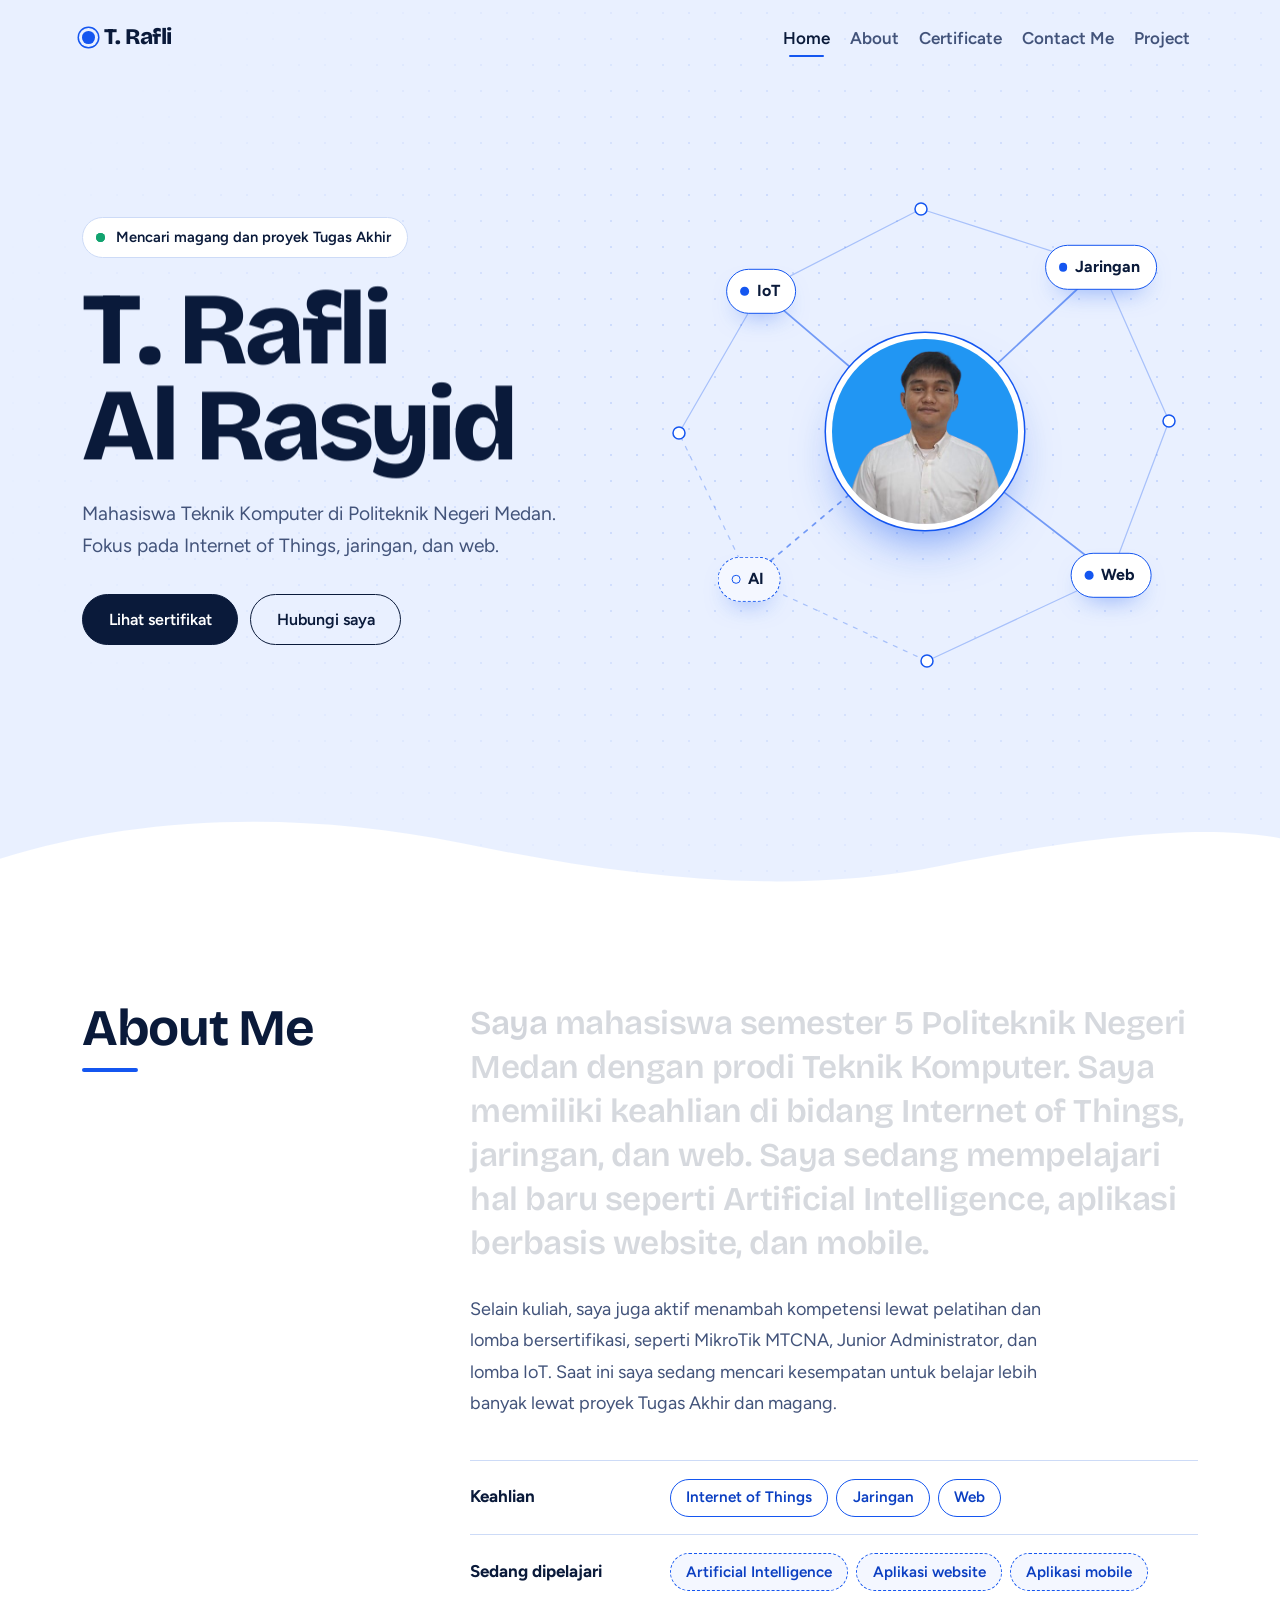
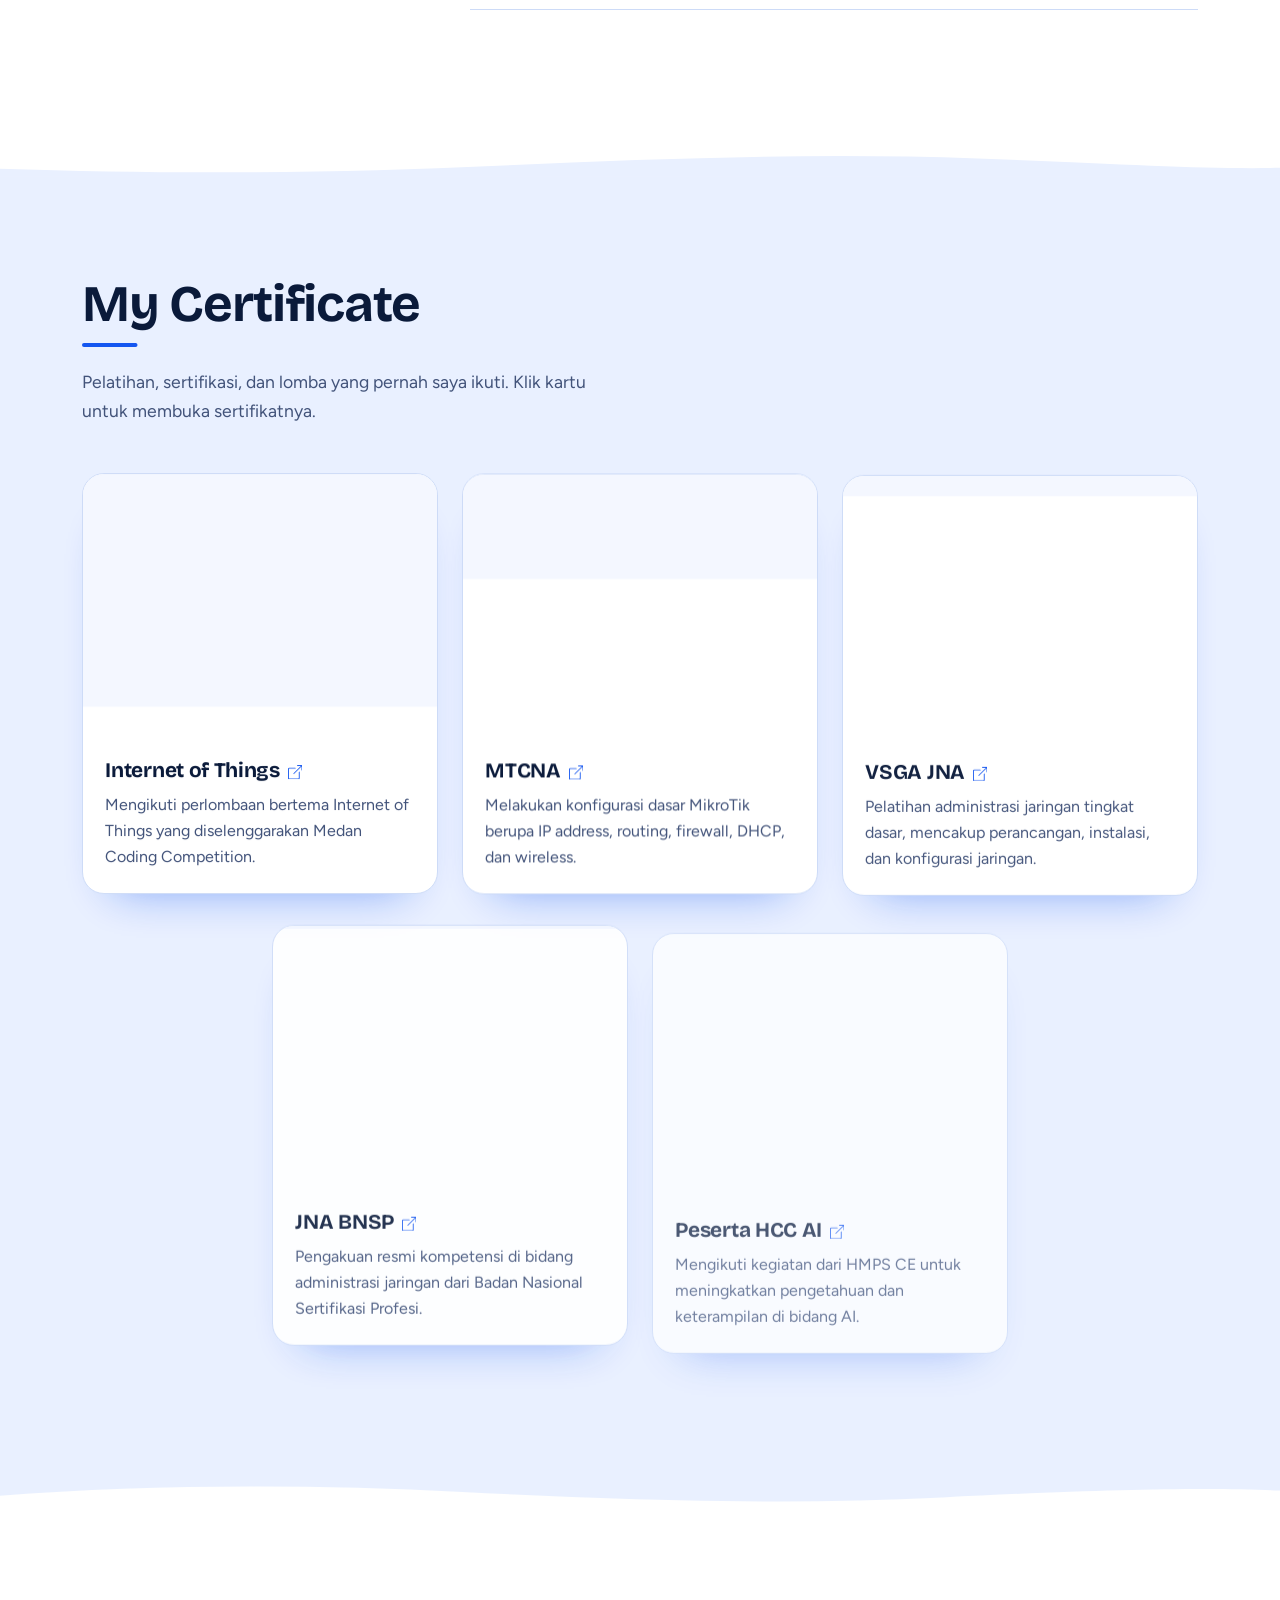
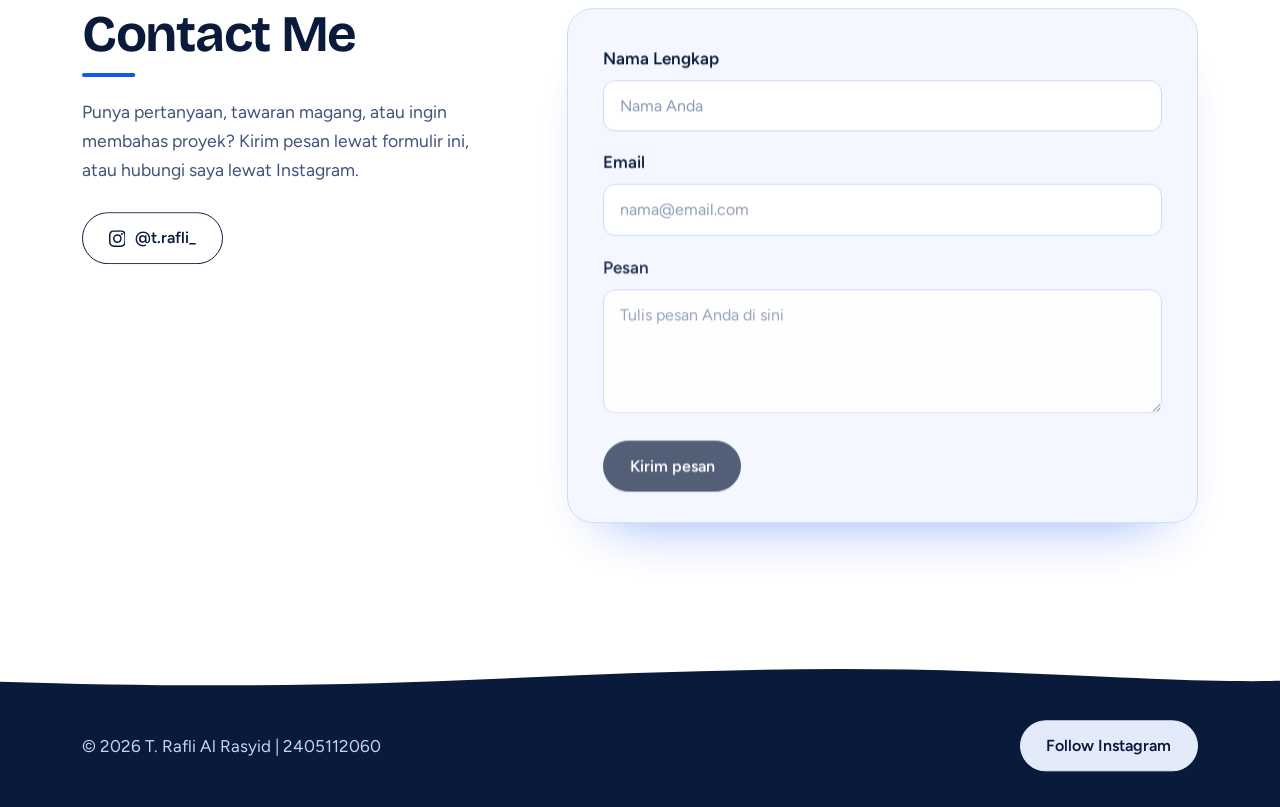
<file: index.html>
<!doctype html>
<html lang="id">
<head>
    <meta charset="utf-8">
    <meta name="viewport" content="width=device-width, initial-scale=1">
    <title>Portofolio | T. Rafli Al Rasyid</title>
    <meta name="description" content="Portofolio T. Rafli Al Rasyid, mahasiswa Teknik Komputer Politeknik Negeri Medan. Internet of Things, jaringan, dan web.">
    <meta name="theme-color" content="#e9f0ff">
    <link rel="icon" href="data:image/svg+xml,%3Csvg xmlns='http://www.w3.org/2000/svg' viewBox='0 0 32 32'%3E%3Crect width='32' height='32' rx='9' fill='%230a1a3a'/%3E%3Ccircle cx='16' cy='16' r='6' fill='%231456f0'/%3E%3Ccircle cx='16' cy='16' r='2.5' fill='%23ffb81c'/%3E%3C/svg%3E">

    <link rel="preload" href="css/fonts/bricolage-grotesque-latin-wght-normal.woff2" as="font" type="font/woff2" crossorigin>
    <link rel="preload" href="css/fonts/figtree-latin-wght-normal.woff2" as="font" type="font/woff2" crossorigin>

    <!-- Sembunyikan elemen hero sampai GSAP siap. Jika skrip gagal, tampil lagi setelah 4 detik. -->
    <script>
        document.documentElement.classList.add('has-js');
        setTimeout(function () { document.documentElement.classList.remove('has-js'); }, 4000);
    </script>

    <link href="css/bootstrap.min.css" rel="stylesheet">
    <!-- css -->
    <link rel="stylesheet" href="css/style.css">
</head>
<body id="home">
    <a class="skip-link" href="#about">Lewati ke konten</a>
    <div class="scroll-progress" aria-hidden="true"><span></span></div>

    <!-- navbar -->
    <nav class="navbar navbar-expand-lg fixed-top site-nav" id="siteNav" aria-label="Navigasi utama">
        <div class="container">
            <a class="navbar-brand" href="#home"><span class="brand-dot" aria-hidden="true"></span>T. Rafli</a>
            <button class="navbar-toggler" type="button" data-bs-toggle="collapse" data-bs-target="#navMenu" aria-controls="navMenu" aria-expanded="false" aria-label="Buka menu">
                <span class="navbar-toggler-icon"></span>
            </button>
            <div class="collapse navbar-collapse" id="navMenu">
                <ul class="navbar-nav ms-auto align-items-lg-center gap-lg-1">
                    <li class="nav-item"><a class="nav-link" href="#home" data-spy="home">Home</a></li>
                    <li class="nav-item"><a class="nav-link" href="#about" data-spy="about">About</a></li>
                    <li class="nav-item"><a class="nav-link" href="#certificate" data-spy="certificate">Certificate</a></li>
                    <li class="nav-item"><a class="nav-link" href="#contact" data-spy="contact">Contact Me</a></li>
                    <!-- Tautan "Project" dimatikan karena href-nya rusak ("P") dan belum ada bagian Project.-->
                    <li class="nav-item"><a class="nav-link" href="Project/">Project</a></li>
                </ul>
            </div>
        </div>
    </nav>
    <!-- akhir navbar -->

    <main>
        <!-- hero -->
        <header class="hero">
            <div class="hero-main">
                <div class="container">
                    <div class="row align-items-center gy-5">
                        <div class="col-lg-6 order-2 order-lg-1">
                            <p class="hero-status" data-hero><span class="pulse" aria-hidden="true"></span>Mencari magang dan proyek Tugas Akhir</p>
                            <h1 class="hero-name" aria-label="T. Rafli Al Rasyid">
                                <span class="line" aria-hidden="true"><span class="line-inner" data-split>T. Rafli</span></span>
                                <span class="line" aria-hidden="true"><span class="line-inner" data-split>Al Rasyid</span></span>
                            </h1>
                            <p class="hero-lead" data-hero>Mahasiswa Teknik Komputer di Politeknik Negeri Medan. Fokus pada Internet of Things, jaringan, dan web.</p>
                            <div class="hero-actions" data-hero>
                                <a class="btn btn-solid" href="#certificate">Lihat sertifikat</a>
                                <a class="btn btn-line" href="#contact">Hubungi saya</a>
                            </div>
                        </div>

                        <div class="col-lg-6 order-1 order-lg-2">
                            <div class="net" id="net">
                                <svg class="net-svg" viewBox="0 0 520 520" aria-hidden="true" focusable="false">
                                    <g class="net-ring">
                                        <line x1="96"  y1="120" x2="256" y2="38"  data-a="iot" data-b="s1"/>
                                        <line x1="256" y1="38"  x2="436" y2="96"  data-a="s1"  data-b="jar"/>
                                        <line x1="436" y1="96"  x2="504" y2="250" data-a="jar" data-b="s2"/>
                                        <line x1="504" y1="250" x2="446" y2="404" data-a="s2"  data-b="web"/>
                                        <line x1="446" y1="404" x2="262" y2="490" data-a="web" data-b="s3"/>
                                        <line x1="262" y1="490" x2="84"  y2="408" data-a="s3"  data-b="ai"  class="is-learning"/>
                                        <line x1="84"  y1="408" x2="14"  y2="262" data-a="ai"  data-b="s4"  class="is-learning"/>
                                        <line x1="14"  y1="262" x2="96"  y2="120" data-a="s4"  data-b="iot"/>
                                    </g>
                                    <g class="net-spokes">
                                        <line x1="260" y1="260" x2="96"  y2="120" data-a="core" data-b="iot"/>
                                        <line x1="260" y1="260" x2="436" y2="96"  data-a="core" data-b="jar"/>
                                        <line x1="260" y1="260" x2="446" y2="404" data-a="core" data-b="web"/>
                                        <line x1="260" y1="260" x2="84"  y2="408" data-a="core" data-b="ai" class="is-learning"/>
                                    </g>
                                    <g class="net-sats">
                                        <circle cx="256" cy="38"  r="6"/>
                                        <circle cx="504" cy="250" r="6"/>
                                        <circle cx="262" cy="490" r="6"/>
                                        <circle cx="14"  cy="262" r="6"/>
                                    </g>
                                    <g class="net-packets"></g>
                                </svg>

                                <div class="net-core">
                                    <img class="net-avatar" src="img/foto_profil 2.png" alt="Foto T. Rafli Al Rasyid" width="433" height="433" fetchpriority="high">
                                </div>

                                <ul class="net-nodes" aria-label="Bidang">
                                    <li class="node" style="--x:18.5%;--y:23.1%"><span class="chip" data-node="iot">IoT</span></li>
                                    <li class="node" style="--x:83.8%;--y:18.5%"><span class="chip" data-node="jar">Jaringan</span></li>
                                    <li class="node" style="--x:85.8%;--y:77.7%"><span class="chip" data-node="web">Web</span></li>
                                    <li class="node" style="--x:16.2%;--y:78.5%"><span class="chip chip-learning" data-node="ai" title="Sedang dipelajari">AI</span></li>
                                </ul>
                            </div>
                        </div>
                    </div>
                </div>
            </div>
            <svg class="wave wave-white" viewBox="0 0 1440 120" preserveAspectRatio="none" aria-hidden="true" focusable="false"><path d="M0,70 C160,18 340,14 520,52 C700,90 880,116 1060,78 C1240,40 1360,30 1440,46 L1440,120 L0,120 Z"/></svg>
        </header>
        <!-- akhir hero -->

        <!-- about -->
        <section class="section about" id="about">
            <div class="container">
                <div class="row g-4 g-lg-5">
                    <div class="col-lg-4">
                        <h2 class="sec-title"><span class="mask"><span>About Me</span></span></h2>
                    </div>
                    <div class="col-lg-8">
                        <p class="about-lead reveal-words">Saya mahasiswa semester 5 Politeknik Negeri Medan dengan prodi Teknik Komputer. Saya memiliki keahlian di bidang Internet of Things, jaringan, dan web. Saya sedang mempelajari hal baru seperti Artificial Intelligence, aplikasi berbasis website, dan mobile.</p>
                        <p class="about-copy">Selain kuliah, saya juga aktif menambah kompetensi lewat pelatihan dan lomba bersertifikasi, seperti MikroTik MTCNA, Junior Administrator, dan lomba IoT. Saat ini saya sedang mencari kesempatan untuk belajar lebih banyak lewat proyek Tugas Akhir dan magang.</p>

                        <dl class="skills">
                            <div class="skills-row">
                                <dt>Keahlian</dt>
                                <dd>
                                    <ul class="chips">
                                        <li>Internet of Things</li>
                                        <li>Jaringan</li>
                                        <li>Web</li>
                                    </ul>
                                </dd>
                            </div>
                            <div class="skills-row">
                                <dt>Sedang dipelajari</dt>
                                <dd>
                                    <ul class="chips chips-learning">
                                        <li>Artificial Intelligence</li>
                                        <li>Aplikasi website</li>
                                        <li>Aplikasi mobile</li>
                                    </ul>
                                </dd>
                            </div>
                        </dl>
                    </div>
                </div>
            </div>
            <svg class="wave wave-ice" viewBox="0 0 1440 120" preserveAspectRatio="none" aria-hidden="true" focusable="false"><path d="M0,84 C200,112 380,104 560,70 C740,36 920,8 1100,36 C1260,62 1360,88 1440,80 L1440,120 L0,120 Z"/></svg>
        </section>
        <!-- akhir about -->

        <!-- certificate -->
        <section class="section certs" id="certificate">
            <div class="container">
                <div class="sec-head">
                    <h2 class="sec-title"><span class="mask"><span>My Certificate</span></span></h2>
                    <p class="sec-sub">Pelatihan, sertifikasi, dan lomba yang pernah saya ikuti. Klik kartu untuk membuka sertifikatnya.</p>
                </div>

                <ul class="cert-list">
                    <li class="cert">
                        <article class="cert-card">
                            <figure class="cert-fig">
                                <img src="img/iot.jpg" alt="Sertifikat lomba Internet of Things" width="1655" height="1241" loading="lazy" decoding="async">
                            </figure>
                            <div class="cert-body">
                                <h3 class="cert-title"><a class="stretched-link" href="https://drive.google.com/file/d/1_PDQ0m4yi_eD5GQvOrbC-A0KUMrzX5Ta/view?usp=sharing" target="_blank" rel="noopener noreferrer">Internet of Things<span class="visually-hidden"> (buka di tab baru)</span><svg class="ext" viewBox="0 0 16 16" aria-hidden="true" focusable="false"><path fill-rule="evenodd" d="M8.636 3.5a.5.5 0 0 0-.5-.5H1.5A1.5 1.5 0 0 0 0 4.5v10A1.5 1.5 0 0 0 1.5 16h10a1.5 1.5 0 0 0 1.5-1.5V7.864a.5.5 0 0 0-1 0V14.5a.5.5 0 0 1-.5.5h-10a.5.5 0 0 1-.5-.5v-10a.5.5 0 0 1 .5-.5h6.636a.5.5 0 0 0 .5-.5"/><path fill-rule="evenodd" d="M16 .5a.5.5 0 0 0-.5-.5h-5a.5.5 0 0 0 0 1h3.793L6.146 9.146a.5.5 0 1 0 .708.708L15 1.707V5.5a.5.5 0 0 0 1 0z"/></svg></a></h3>
                                <p>Mengikuti perlombaan bertema Internet of Things yang diselenggarakan Medan Coding Competition.</p>
                            </div>
                        </article>
                    </li>

                    <li class="cert">
                        <article class="cert-card">
                            <figure class="cert-fig">
                                <img src="img/sertifikat mtcna.jpg" alt="Sertifikat MikroTik MTCNA" width="1241" height="931" loading="lazy" decoding="async">
                            </figure>
                            <div class="cert-body">
                                <h3 class="cert-title"><a class="stretched-link" href="https://drive.google.com/file/d/1WTJJTWbtGncXbXlw_w92yButRt9lqG4G/view?usp=sharing" target="_blank" rel="noopener noreferrer">MTCNA<span class="visually-hidden"> (buka di tab baru)</span><svg class="ext" viewBox="0 0 16 16" aria-hidden="true" focusable="false"><path fill-rule="evenodd" d="M8.636 3.5a.5.5 0 0 0-.5-.5H1.5A1.5 1.5 0 0 0 0 4.5v10A1.5 1.5 0 0 0 1.5 16h10a1.5 1.5 0 0 0 1.5-1.5V7.864a.5.5 0 0 0-1 0V14.5a.5.5 0 0 1-.5.5h-10a.5.5 0 0 1-.5-.5v-10a.5.5 0 0 1 .5-.5h6.636a.5.5 0 0 0 .5-.5"/><path fill-rule="evenodd" d="M16 .5a.5.5 0 0 0-.5-.5h-5a.5.5 0 0 0 0 1h3.793L6.146 9.146a.5.5 0 1 0 .708.708L15 1.707V5.5a.5.5 0 0 0 1 0z"/></svg></a></h3>
                                <p>Melakukan konfigurasi dasar MikroTik berupa IP address, routing, firewall, DHCP, dan wireless.</p>
                            </div>
                        </article>
                    </li>

                    <li class="cert">
                        <article class="cert-card">
                            <figure class="cert-fig">
                                <img src="img/vsga.jpg" alt="Sertifikat pelatihan VSGA Junior Network Administrator" width="1655" height="1241" loading="lazy" decoding="async">
                            </figure>
                            <div class="cert-body">
                                <h3 class="cert-title"><a class="stretched-link" href="https://drive.google.com/file/d/122FLk_JU74PtXz3qmLdHVysGq2bVSS7K/view?usp=sharing" target="_blank" rel="noopener noreferrer">VSGA JNA<span class="visually-hidden"> (buka di tab baru)</span><svg class="ext" viewBox="0 0 16 16" aria-hidden="true" focusable="false"><path fill-rule="evenodd" d="M8.636 3.5a.5.5 0 0 0-.5-.5H1.5A1.5 1.5 0 0 0 0 4.5v10A1.5 1.5 0 0 0 1.5 16h10a1.5 1.5 0 0 0 1.5-1.5V7.864a.5.5 0 0 0-1 0V14.5a.5.5 0 0 1-.5.5h-10a.5.5 0 0 1-.5-.5v-10a.5.5 0 0 1 .5-.5h6.636a.5.5 0 0 0 .5-.5"/><path fill-rule="evenodd" d="M16 .5a.5.5 0 0 0-.5-.5h-5a.5.5 0 0 0 0 1h3.793L6.146 9.146a.5.5 0 1 0 .708.708L15 1.707V5.5a.5.5 0 0 0 1 0z"/></svg></a></h3>
                                <p>Pelatihan administrasi jaringan tingkat dasar, mencakup perancangan, instalasi, dan konfigurasi jaringan.</p>
                            </div>
                        </article>
                    </li>

                    <li class="cert">
                        <article class="cert-card">
                            <figure class="cert-fig">
                                <img src="img/sertifikat jna_page-0001.jpg" alt="Sertifikat kompetensi JNA dari BNSP" width="1080" height="810" loading="lazy" decoding="async">
                            </figure>
                            <div class="cert-body">
                                <h3 class="cert-title"><a class="stretched-link" href="https://drive.google.com/file/d/1_5W1mtX8krvDobZkotjcnFeJKgme8c_E/view?usp=sharing" target="_blank" rel="noopener noreferrer">JNA BNSP<span class="visually-hidden"> (buka di tab baru)</span><svg class="ext" viewBox="0 0 16 16" aria-hidden="true" focusable="false"><path fill-rule="evenodd" d="M8.636 3.5a.5.5 0 0 0-.5-.5H1.5A1.5 1.5 0 0 0 0 4.5v10A1.5 1.5 0 0 0 1.5 16h10a1.5 1.5 0 0 0 1.5-1.5V7.864a.5.5 0 0 0-1 0V14.5a.5.5 0 0 1-.5.5h-10a.5.5 0 0 1-.5-.5v-10a.5.5 0 0 1 .5-.5h6.636a.5.5 0 0 0 .5-.5"/><path fill-rule="evenodd" d="M16 .5a.5.5 0 0 0-.5-.5h-5a.5.5 0 0 0 0 1h3.793L6.146 9.146a.5.5 0 1 0 .708.708L15 1.707V5.5a.5.5 0 0 0 1 0z"/></svg></a></h3>
                                <p>Pengakuan resmi kompetensi di bidang administrasi jaringan dari Badan Nasional Sertifikasi Profesi.</p>
                            </div>
                        </article>
                    </li>

                    <li class="cert">
                        <article class="cert-card">
                            <figure class="cert-fig">
                                <img src="img/peserta-AI.jpg" alt="Sertifikat peserta kegiatan HCC AI" width="1655" height="1241" loading="lazy" decoding="async">
                            </figure>
                            <div class="cert-body">
                                <h3 class="cert-title"><a class="stretched-link" href="https://drive.google.com/file/d/1qYdmA4_0DUbA_VdqnRWqvaXyyi7ME8Sa/view?usp=sharing" target="_blank" rel="noopener noreferrer">Peserta HCC AI<span class="visually-hidden"> (buka di tab baru)</span><svg class="ext" viewBox="0 0 16 16" aria-hidden="true" focusable="false"><path fill-rule="evenodd" d="M8.636 3.5a.5.5 0 0 0-.5-.5H1.5A1.5 1.5 0 0 0 0 4.5v10A1.5 1.5 0 0 0 1.5 16h10a1.5 1.5 0 0 0 1.5-1.5V7.864a.5.5 0 0 0-1 0V14.5a.5.5 0 0 1-.5.5h-10a.5.5 0 0 1-.5-.5v-10a.5.5 0 0 1 .5-.5h6.636a.5.5 0 0 0 .5-.5"/><path fill-rule="evenodd" d="M16 .5a.5.5 0 0 0-.5-.5h-5a.5.5 0 0 0 0 1h3.793L6.146 9.146a.5.5 0 1 0 .708.708L15 1.707V5.5a.5.5 0 0 0 1 0z"/></svg></a></h3>
                                <p>Mengikuti kegiatan dari HMPS CE untuk meningkatkan pengetahuan dan keterampilan di bidang AI.</p>
                            </div>
                        </article>
                    </li>
                </ul>
            </div>
            <svg class="wave wave-white" viewBox="0 0 1440 120" preserveAspectRatio="none" aria-hidden="true" focusable="false"><path d="M0,70 C160,18 340,14 520,52 C700,90 880,116 1060,78 C1240,40 1360,30 1440,46 L1440,120 L0,120 Z"/></svg>
        </section>
        <!-- akhir certificate -->

        <!-- contact -->
        <section class="section contact" id="contact">
            <div class="container">
                <div class="row g-4 g-lg-5 align-items-start">
                    <div class="col-lg-5">
                        <h2 class="sec-title"><span class="mask"><span>Contact Me</span></span></h2>
                        <p class="contact-lead">Punya pertanyaan, tawaran magang, atau ingin membahas proyek? Kirim pesan lewat formulir ini, atau hubungi saya lewat Instagram.</p>
                        <a class="btn btn-line contact-ig" href="https://instagram.com/t.rafli_" target="_blank" rel="noopener noreferrer">
                            <svg viewBox="0 0 16 16" aria-hidden="true" focusable="false"><path d="M8 0C5.829 0 5.556.01 4.703.048 3.85.088 3.269.222 2.76.42a3.9 3.9 0 0 0-1.417.923A3.9 3.9 0 0 0 .42 2.76C.222 3.268.087 3.85.048 4.7.01 5.555 0 5.827 0 8.001c0 2.172.01 2.444.048 3.297.04.852.174 1.433.372 1.942.205.526.478.972.923 1.417.444.445.89.719 1.416.923.51.198 1.09.333 1.942.372C5.555 15.99 5.827 16 8 16s2.444-.01 3.298-.048c.851-.04 1.434-.174 1.943-.372a3.9 3.9 0 0 0 1.416-.923c.445-.445.718-.891.923-1.417.197-.509.332-1.09.372-1.942C15.99 10.445 16 10.173 16 8s-.01-2.445-.048-3.299c-.04-.851-.175-1.433-.372-1.941a3.9 3.9 0 0 0-.923-1.417A3.9 3.9 0 0 0 13.24.42c-.51-.198-1.092-.333-1.943-.372C10.443.01 10.172 0 7.998 0zm-.717 1.442h.718c2.136 0 2.389.007 3.232.046.78.035 1.204.166 1.486.275.373.145.64.319.92.599s.453.546.598.92c.11.281.24.705.275 1.485.039.843.047 1.096.047 3.231s-.008 2.389-.047 3.232c-.035.78-.166 1.203-.275 1.485a2.5 2.5 0 0 1-.599.919c-.28.28-.546.453-.92.598-.28.11-.704.24-1.485.276-.843.038-1.096.047-3.232.047s-2.39-.009-3.233-.047c-.78-.036-1.203-.166-1.485-.276a2.5 2.5 0 0 1-.92-.598 2.5 2.5 0 0 1-.6-.92c-.109-.281-.24-.705-.275-1.485-.038-.843-.046-1.096-.046-3.233s.008-2.388.046-3.231c.036-.78.166-1.204.276-1.486.145-.373.319-.64.599-.92s.546-.453.92-.598c.282-.11.705-.24 1.485-.276.738-.034 1.024-.044 2.515-.045zm4.988 1.328a.96.96 0 1 0 0 1.92.96.96 0 0 0 0-1.92m-4.27 1.122a4.109 4.109 0 1 0 0 8.217 4.109 4.109 0 0 0 0-8.217m0 1.441a2.667 2.667 0 1 1 0 5.334 2.667 2.667 0 0 1 0-5.334"/></svg>
                            @t.rafli_
                        </a>
                    </div>

                    <div class="col-lg-7">
                        <div class="form-card">
                            <div class="notice notice-ok my-alert" role="status" hidden>
                                <svg viewBox="0 0 16 16" aria-hidden="true" focusable="false"><path d="M16 8A8 8 0 1 1 0 8a8 8 0 0 1 16 0m-3.97-3.03a.75.75 0 0 0-1.08.022L7.477 9.417 5.384 7.323a.75.75 0 0 0-1.06 1.06L6.97 11.03a.75.75 0 0 0 1.079-.02l3.992-4.99a.75.75 0 0 0-.01-1.05z"/></svg>
                                <p><strong>Pesan terkirim.</strong> Terima kasih, pesan Anda sudah kami terima.</p>
                                <button type="button" class="notice-close" aria-label="Tutup pemberitahuan">&times;</button>
                            </div>
                            <div class="notice notice-err" role="alert" hidden>
                                <svg viewBox="0 0 16 16" aria-hidden="true" focusable="false"><path d="M8.982 1.566a1.13 1.13 0 0 0-1.96 0L.165 13.233c-.457.778.091 1.767.98 1.767h13.713c.889 0 1.438-.99.98-1.767zM8 5c.535 0 .954.462.9.995l-.35 3.507a.552.552 0 0 1-1.1 0L7.1 5.995A.905.905 0 0 1 8 5m.002 6a1 1 0 1 1 0 2 1 1 0 0 1 0-2"/></svg>
                                <p><strong>Pesan belum terkirim.</strong> Periksa koneksi internet, lalu kirim ulang.</p>
                                <button type="button" class="notice-close" aria-label="Tutup pemberitahuan">&times;</button>
                            </div>

                            <form name="submit-to-google-sheet">
                                <div class="field mb-3">
                                    <label for="name" class="form-label">Nama Lengkap</label>
                                    <input type="text" class="form-control" id="name" name="nama" autocomplete="name" placeholder="Nama Anda" required>
                                </div>
                                <div class="field mb-3">
                                    <label for="email" class="form-label">Email</label>
                                    <input type="email" class="form-control" id="email" name="email" autocomplete="email" placeholder="nama@email.com" required>
                                </div>
                                <div class="field mb-4">
                                    <label for="pesan" class="form-label">Pesan</label>
                                    <textarea id="pesan" class="form-control" rows="4" name="pesan" placeholder="Tulis pesan Anda di sini" required></textarea>
                                </div>

                                <div class="field">
                                    <button type="submit" class="btn btn-solid btn-kirim">Kirim pesan</button>
                                    <button class="btn btn-solid btn-loading d-none" type="button" disabled>
                                        <span class="spinner-border spinner-border-sm me-2" aria-hidden="true"></span>
                                        <span role="status">Mengirim...</span>
                                    </button>
                                </div>
                            </form>
                        </div>
                    </div>
                </div>
            </div>
            <svg class="wave wave-ink" viewBox="0 0 1440 120" preserveAspectRatio="none" aria-hidden="true" focusable="false"><path d="M0,84 C200,112 380,104 560,70 C740,36 920,8 1100,36 C1260,62 1360,88 1440,80 L1440,120 L0,120 Z"/></svg>
        </section>
        <!-- akhir contact -->
    </main>

    <!-- footer -->
    <footer class="site-footer">
        <div class="container footer-inner">
            <p>&copy; 2026 T. Rafli Al Rasyid | 2405112060</p>
            <a href="https://instagram.com/t.rafli_" class="btn btn-ice" target="_blank" rel="noopener noreferrer">Follow Instagram</a>
        </div>
    </footer>
    <!-- akhir footer -->

    <script src="js/bootstrap.bundle.min.js"></script>
    <script src="js/gsap.min.js"></script>
    <script src="js/ScrollTrigger.min.js"></script>
    <script src="js/script.js"></script>
</body>
</html>
</file>
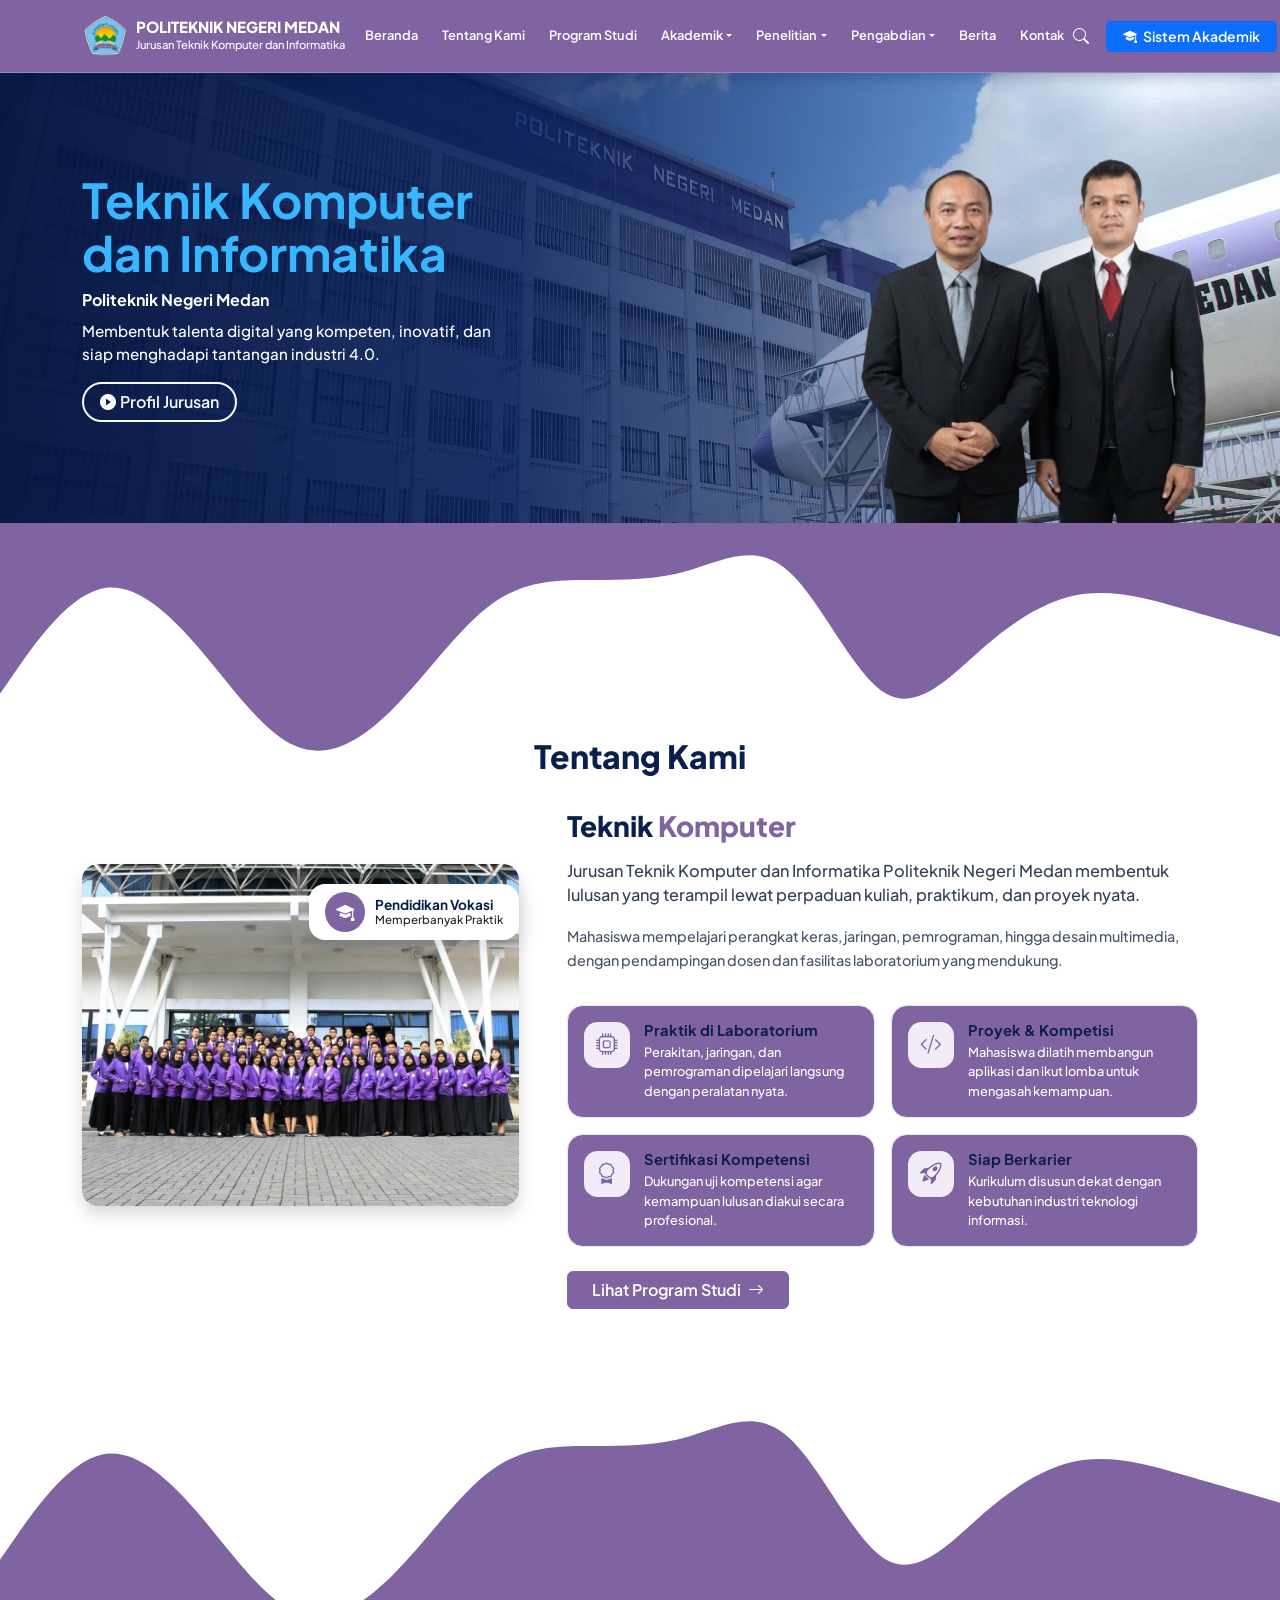
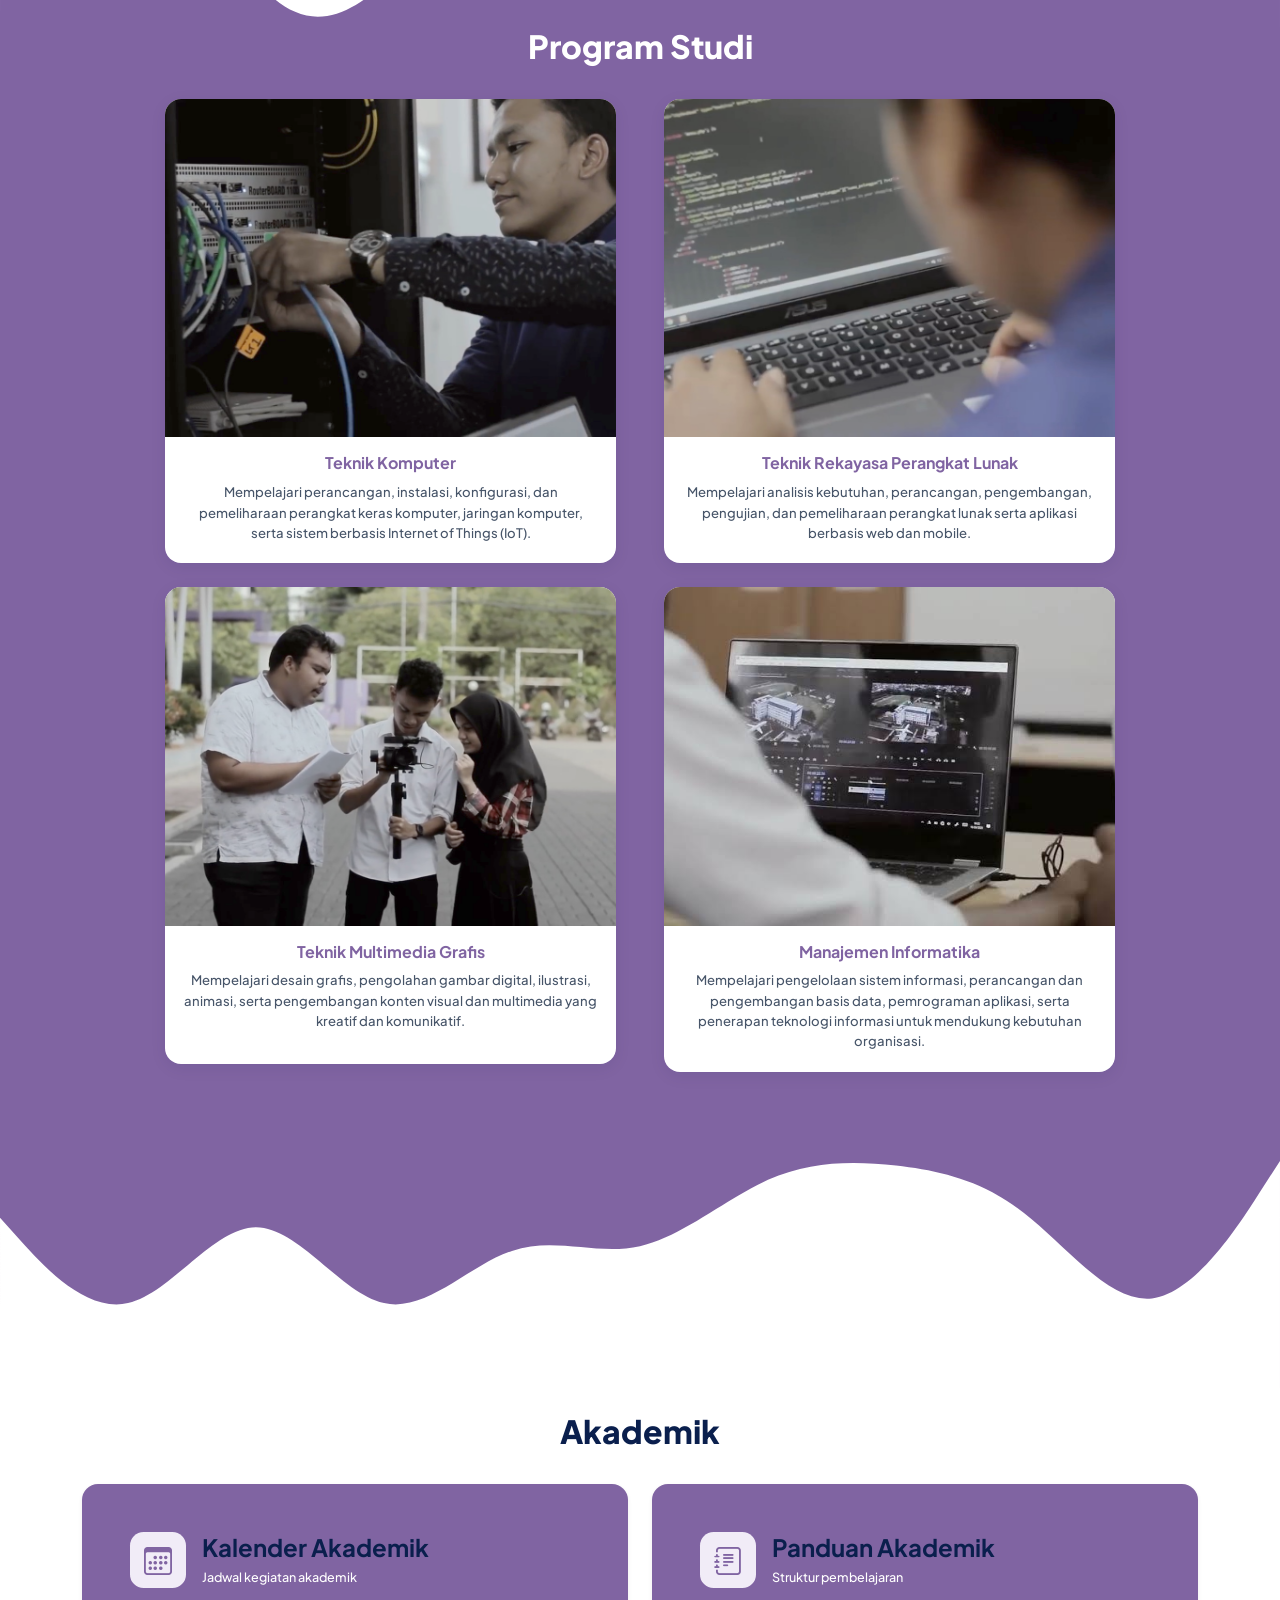
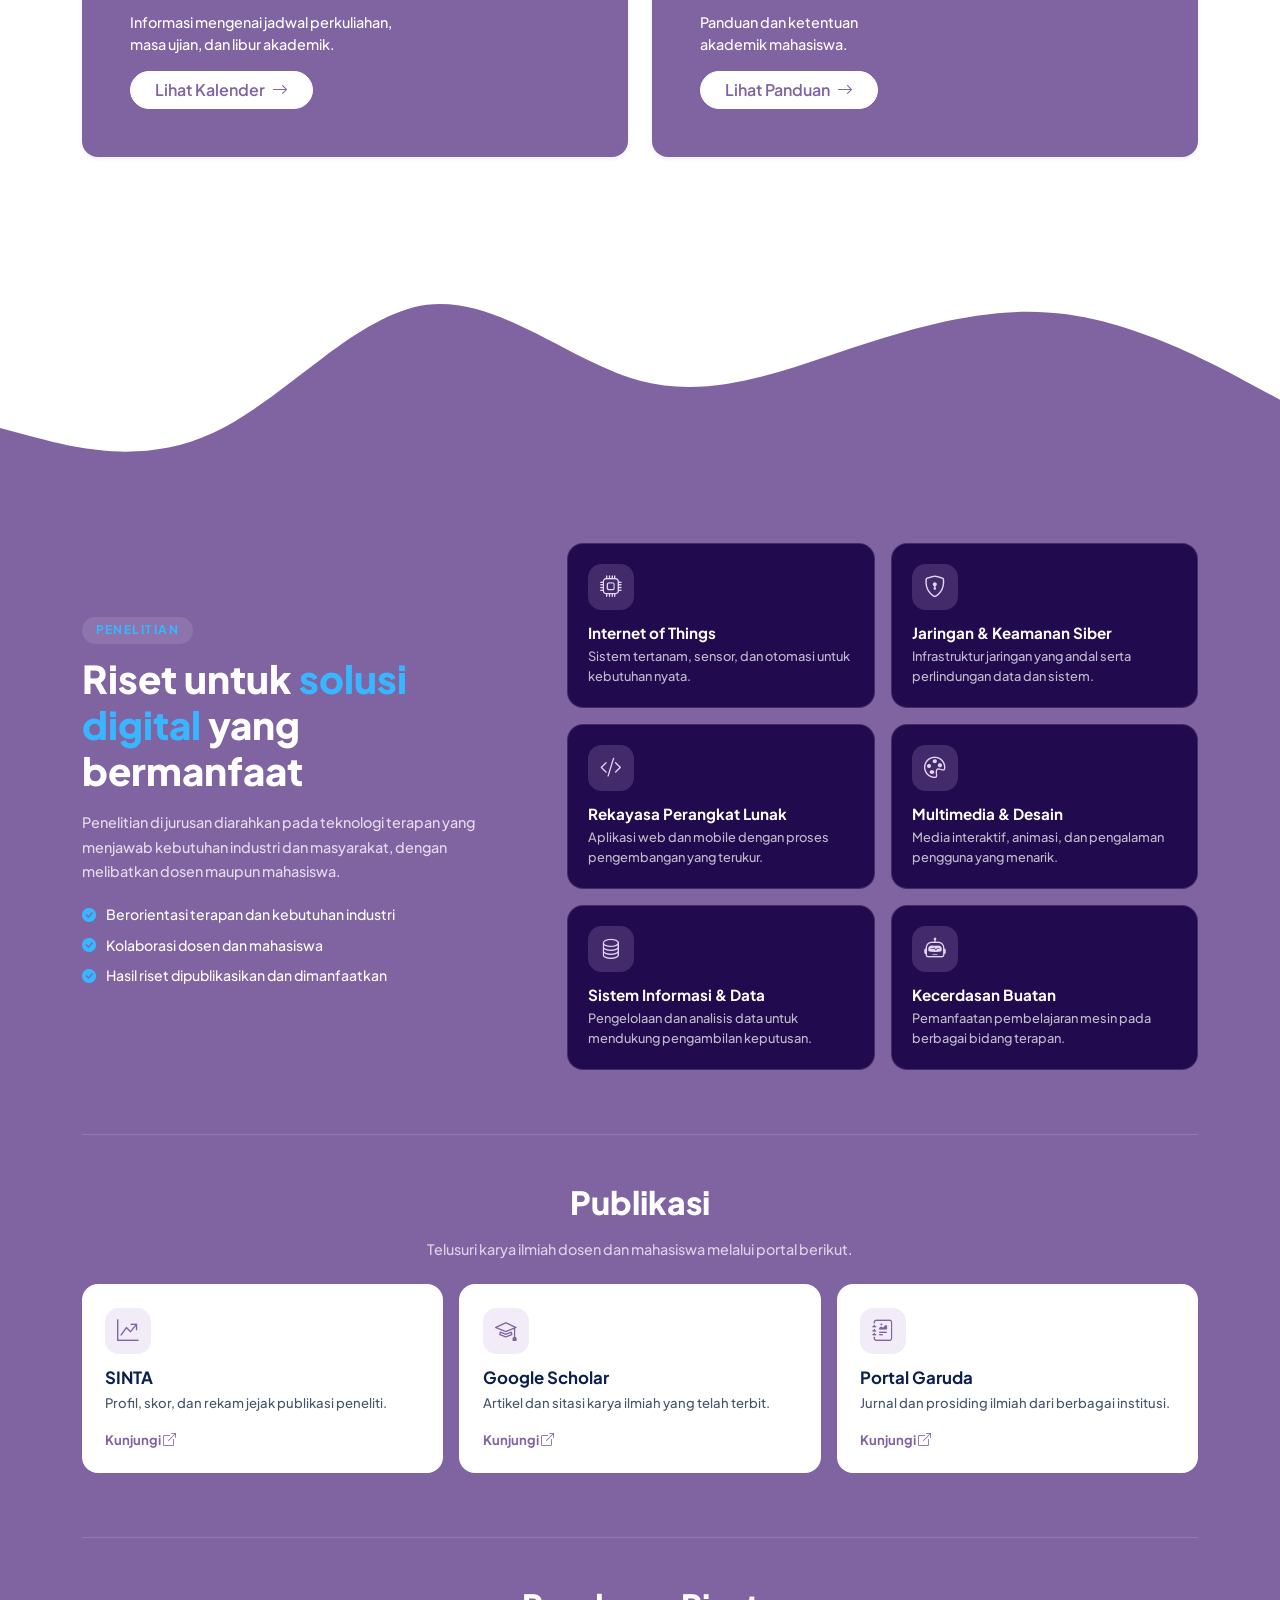
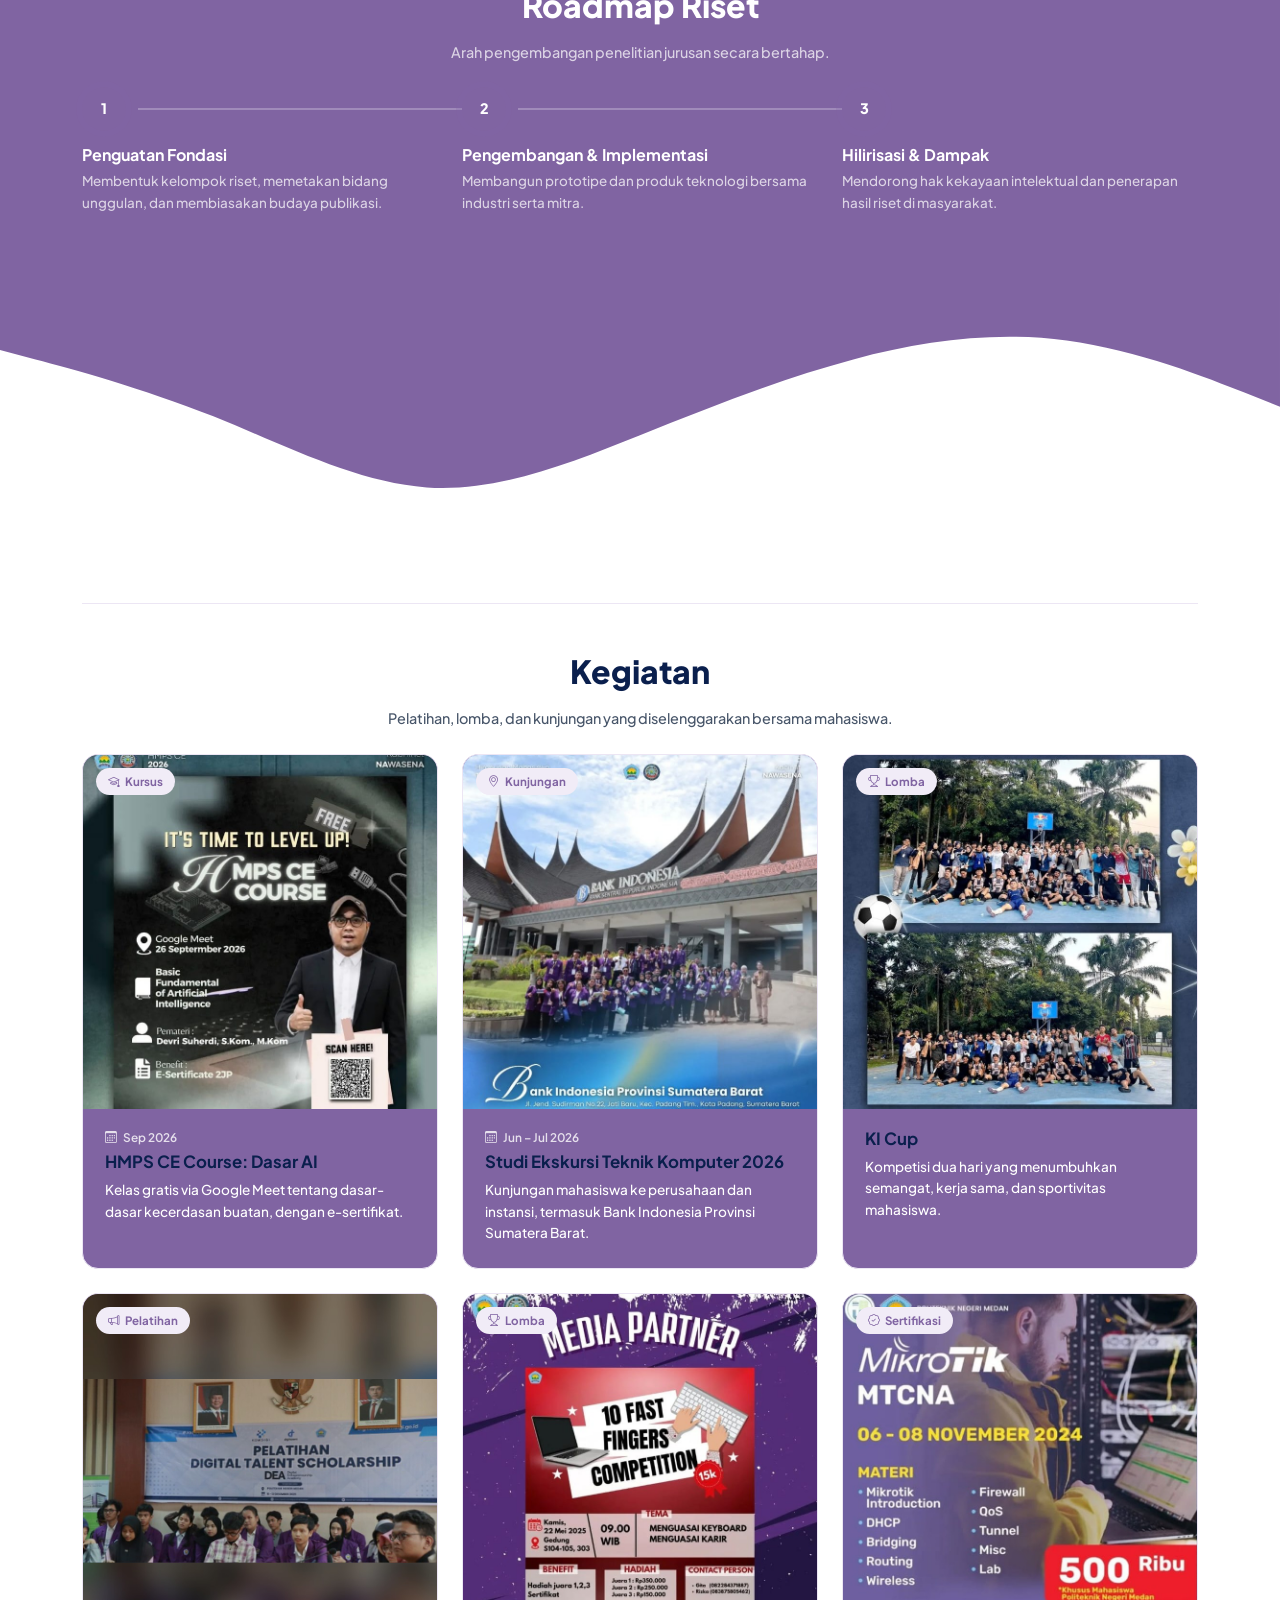
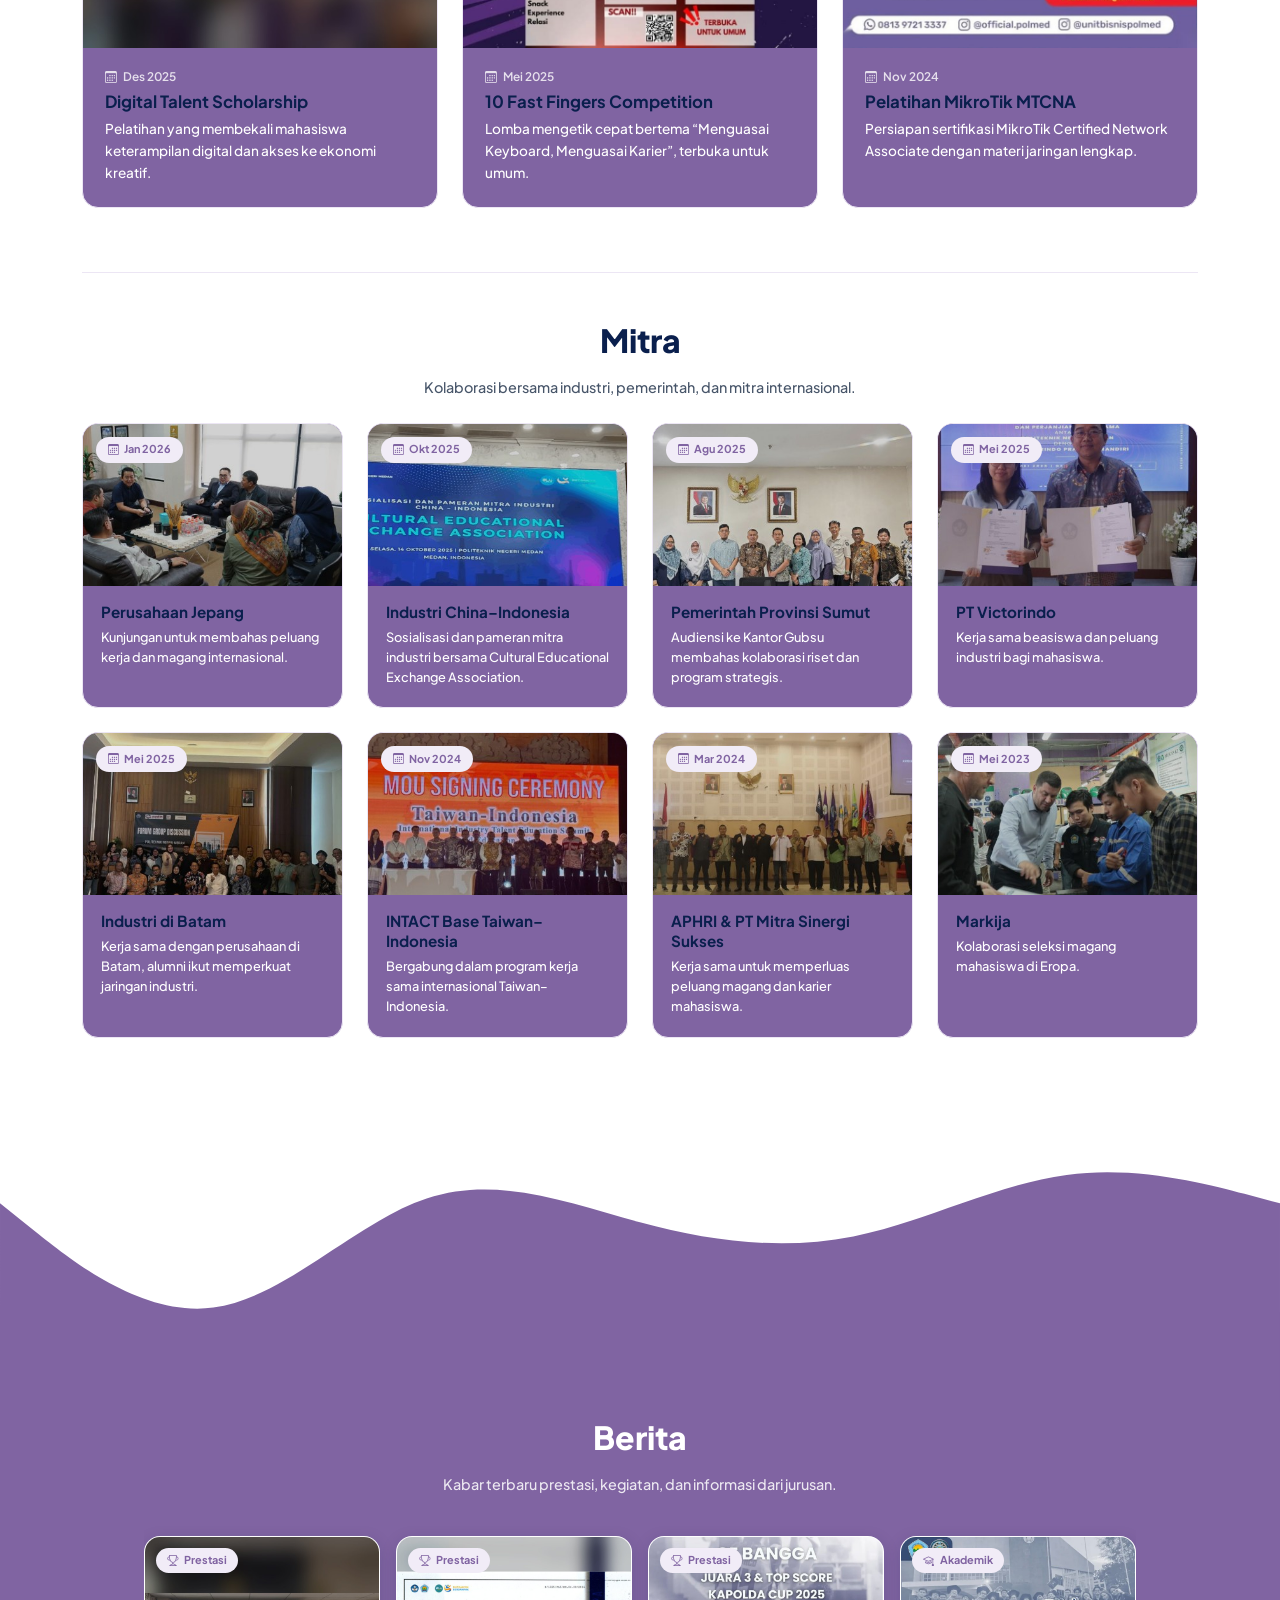
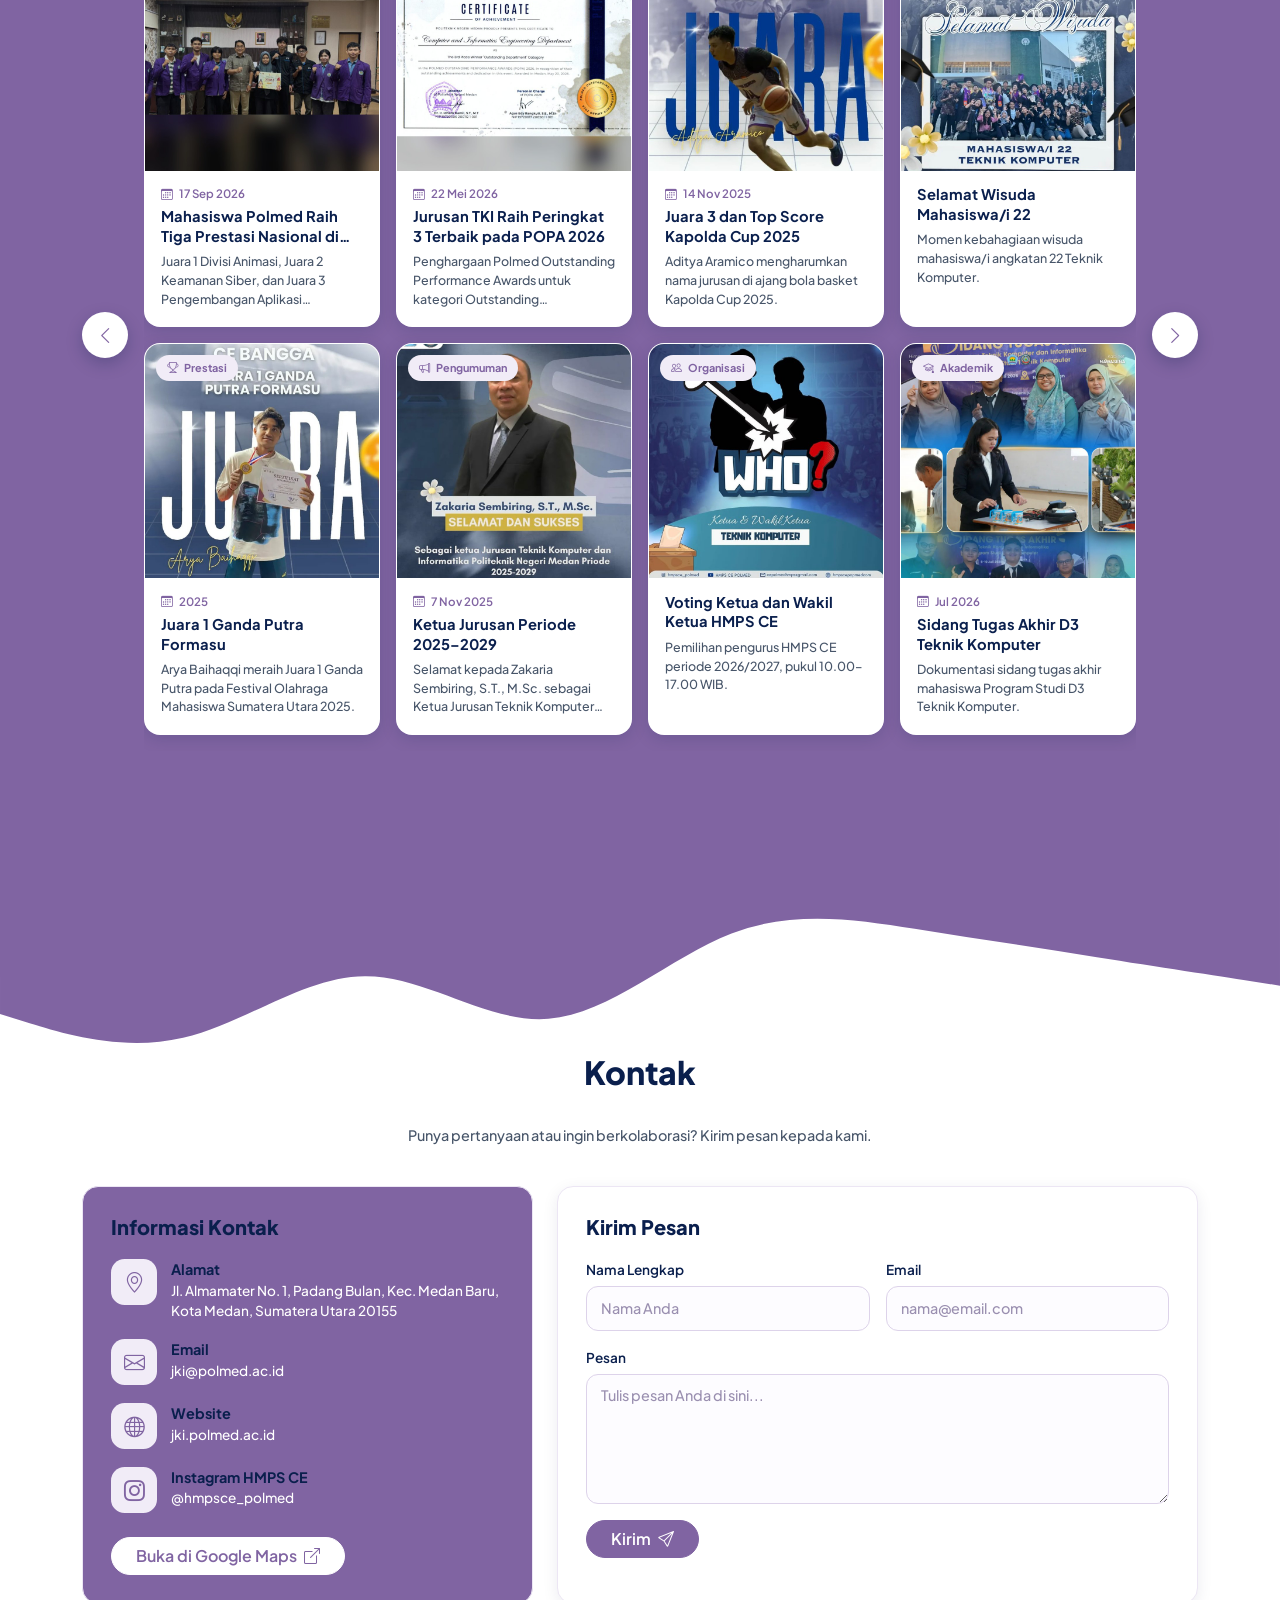
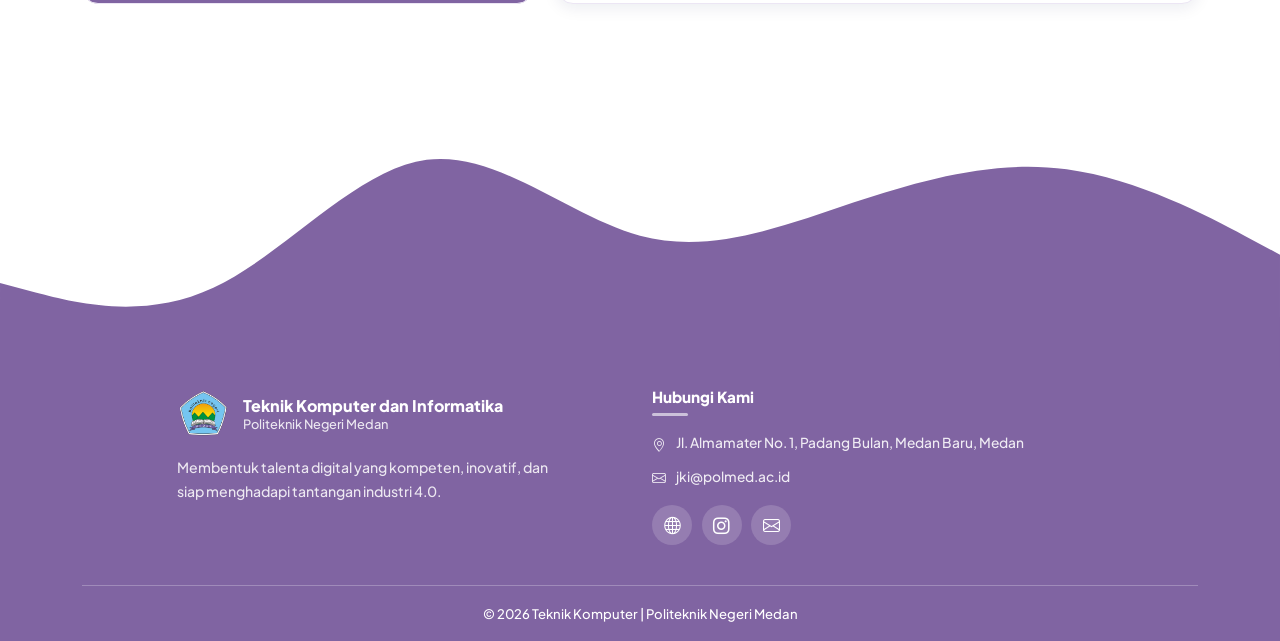
<file: Project/index.html>
<!DOCTYPE html>
<html lang="id">
<head>
<meta charset="UTF-8">
<meta name="viewport" content="width=device-width, initial-scale=1">
    <title>Jurusan Teknik Komputer dan Informatika - Politeknik Negeri Medan</title>
    <link href="css/bootstrap.min.css" rel="stylesheet">
    <link rel="stylesheet" href="css/bootstrap-icons.min.css">
    <link rel="stylesheet" href="css/style.css">
</head>
<body id="home" data-bs-spy="scroll">
    <!-- Navbar -->
    <nav class="navbar navbar-expand-lg shadow-sm sticky-top">
        <div class="container-xl">
            <a class="navbar-brand d-flex align-items-center gap-2" href="#">
                <span>
                    <img src="img/logo-polmed.png" alt="Logo Politeknik Negeri Medan" class="polmed">
                </span>
                <span>
                    <span class="brand-title d-block">POLITEKNIK NEGERI MEDAN</span>
                    <span class="brand-sub d-block">Jurusan Teknik Komputer dan Informatika</span>
                </span>
            </a>
            <button class="navbar-toggler" type="button" data-bs-toggle="collapse" data-bs-target="#menu" aria-controls="menu" aria-expanded="false" aria-label="Buka menu">
                <span class="navbar-toggler-icon"></span>
            </button>
            <div class="collapse navbar-collapse" id="menu">
                <ul class="navbar-nav mx-auto mb-2 mb-lg-0 gap-lg-2">
                    <li class="nav-item"><a class="nav-link active" href="#home">Beranda</a></li>
                    <li class="nav-item"><a class="nav-link" href="#tentang">Tentang Kami</a></li>
                    <li class="nav-item"><a class="nav-link" href="#prodi">Program Studi</a></li>
                    <li class="nav-item dropdown">
                        <a class="nav-link dropdown-toggle" href="#" data-bs-toggle="dropdown">Akademik</a>
                        <ul class="dropdown-menu">
                            <li><a class="dropdown-item" href="#kurikulum">Kalender Akademik</a></li>
                            <li><a class="dropdown-item" href="#panduan">Panduan Akademik</a></li>
                        </ul>
                    </li>
                    <li class="nav-item dropdown">
                        <a class="nav-link dropdown-toggle" href="#" data-bs-toggle="dropdown">Penelitian</a>
                        <ul class="dropdown-menu">
                            <li><a class="dropdown-item" href="#publikasi">Publikasi</a></li>
                            <li><a class="dropdown-item" href="#roadmap">Roadmap Riset</a></li>
                        </ul>
                    </li>
                    <li class="nav-item dropdown">
                        <a class="nav-link dropdown-toggle" href="#" data-bs-toggle="dropdown">Pengabdian</a>
                        <ul class="dropdown-menu">
                            <li><a class="dropdown-item" href="#kegiatan">Kegiatan</a></li>
                            <li><a class="dropdown-item" href="#mitra">Mitra</a></li>
                        </ul>
                    </li>
                    <li class="nav-item"><a class="nav-link" href="#berita">Berita</a></li>
                    <li class="nav-item"><a class="nav-link" href="#kontak">Kontak</a></li>
                </ul>
                <div class="d-flex align-items-center gap-3">
                     <button type="button" class="btn btn-link text-white p-0 btn-cari" aria-label="Cari" title="Cari (tekan /)" data-bs-toggle="modal" data-bs-target="#modalCari">
                        <i class="bi bi-search"></i>
                    </button>
                    <a href="#" class="btn btn-primary btn-sm fw-semibold px-3"><i class="bi bi-mortarboard-fill me-1"></i> Sistem Akademik</a>
                </div>
            </div>
        </div>
    </nav>
    <!-- akhir navbar -->

    <!-- hero -->
    <header class="hero d-flex align-items-center">
        <div class="building">
            <img src="img/dosen.png" alt="Mahasiswa Teknik Komputer dan Informatika">
        </div>
        <div class="container-xl py-5 position-relative">
            <div class="col-lg-6">
                <h1>Teknik Komputer<br> dan <span>Informatika</span></h1>
                <div class="fw-bold fs-6 mb-2">Politeknik Negeri Medan</div>
                <p class="tagline">Membentuk talenta digital yang kompeten, inovatif, dan siap menghadapi tantangan industri 4.0.</p>
                <div class="d-flex flex-wrap gap-2 mt-3">
                    <a href="https://youtu.be/Kpohz7yl940?si=J-sbIsxq9rZ0oTTL" target="_blank" class="btn btn-outline-light btn-hover-red rounded-pill fw-semibold px-3"><i class="bi bi-play-circle-fill me-1"></i>Profil Jurusan</a>
                </div>
            </div>
        </div>
    </header>
    <svg xmlns="http://www.w3.org/2000/svg" viewBox="0 0 1440 320"><path fill="#8064A2" fill-opacity="1" d="M0,192L18.5,165.3C36.9,139,74,85,111,74.7C147.7,64,185,96,222,138.7C258.5,181,295,235,332,250.7C369.2,267,406,245,443,208C480,171,517,117,554,90.7C590.8,64,628,64,665,64C701.5,64,738,64,775,53.3C812.3,43,849,21,886,53.3C923.1,85,960,171,997,192C1033.8,213,1071,171,1108,138.7C1144.6,107,1182,85,1218,80C1255.4,75,1292,85,1329,96C1366.2,107,1403,117,1422,122.7L1440,128L1440,0L1421.5,0C1403.1,0,1366,0,1329,0C1292.3,0,1255,0,1218,0C1181.5,0,1145,0,1108,0C1070.8,0,1034,0,997,0C960,0,923,0,886,0C849.2,0,812,0,775,0C738.5,0,702,0,665,0C627.7,0,591,0,554,0C516.9,0,480,0,443,0C406.2,0,369,0,332,0C295.4,0,258,0,222,0C184.6,0,148,0,111,0C73.8,0,37,0,18,0L0,0Z"></path></svg>
    <!-- akhir hero -->

    <!-- Tentang Kami -->
    <section id="tentang" class="tentang">
        <div class="container-xl">
            <div class="row text-center mb-3">
                <h2>Tentang Kami</h2>
            </div>
            <div class="row align-items-center g-5">

                <!-- Visual -->
                <div class="col-lg-5">
                    <div class="tentang-visual">
                        <img src="img/mahasiswa-teknik-komputer (2).jpg" alt="Gedung Politeknik Negeri Medan" class="img-fluid rounded-4 shadow" loading="lazy">
                        <div class="tentang-badge">
                            <i class="bi bi-mortarboard-fill"></i>
                            <div>
                                <strong>Pendidikan Vokasi</strong>
                                <span>Memperbanyak Praktik</span>
                            </div>
                        </div>
                    </div>
                </div>

                <!-- Konten -->
                <div class="col-lg-7">
                    <h3 class="tentang-title">Teknik <span>Komputer</span></h3>
                    <p class="tentang-lead">
                        Jurusan Teknik Komputer dan Informatika Politeknik Negeri Medan membentuk lulusan
                        yang terampil lewat perpaduan kuliah, praktikum, dan proyek nyata.
                    </p>
                    <p class="tentang-text">
                        Mahasiswa mempelajari perangkat keras, jaringan, pemrograman, hingga desain multimedia,
                        dengan pendampingan dosen dan fasilitas laboratorium yang mendukung.
                    </p>

                    <div class="row g-3 mt-2">
                        <div class="col-sm-6">
                            <div class="tentang-card">
                                <span class="tentang-icon"><i class="bi bi-cpu"></i></span>
                                <div>
                                    <h3>Praktik di Laboratorium</h3>
                                    <p>Perakitan, jaringan, dan pemrograman dipelajari langsung dengan peralatan nyata.</p>
                                </div>
                            </div>
                        </div>
                        <div class="col-sm-6">
                            <div class="tentang-card">
                                <span class="tentang-icon"><i class="bi bi-code-slash"></i></span>
                                <div>
                                    <h3>Proyek &amp; Kompetisi</h3>
                                    <p>Mahasiswa dilatih membangun aplikasi dan ikut lomba untuk mengasah kemampuan.</p>
                                </div>
                            </div>
                        </div>
                        <div class="col-sm-6">
                            <div class="tentang-card">
                                <span class="tentang-icon"><i class="bi bi-award"></i></span>
                                <div>
                                    <h3>Sertifikasi Kompetensi</h3>
                                    <p>Dukungan uji kompetensi agar kemampuan lulusan diakui secara profesional.</p>
                                </div>
                            </div>
                        </div>
                        <div class="col-sm-6">
                            <div class="tentang-card">
                                <span class="tentang-icon"><i class="bi bi-rocket-takeoff"></i></span>
                                <div>
                                    <h3>Siap Berkarier</h3>
                                    <p>Kurikulum disusun dekat dengan kebutuhan industri teknologi informasi.</p>
                                </div>
                            </div>
                        </div>
                    </div>

                    <div class="d-flex flex-wrap gap-2 mt-4">
                        <a href="#prodi" class="btn btn-tentang fw-semibold px-4">Lihat Program Studi <i class="bi bi-arrow-right ms-1"></i></a>
                    </div>
                </div>

            </div>
        </div>
    </section>
    
    <!-- akhir tentang -->

     <!-- prodi -->
    <svg xmlns="http://www.w3.org/2000/svg" viewBox="0 0 1440 320"><path fill="#8064A2" fill-opacity="1" d="M0,192L18.5,165.3C36.9,139,74,85,111,74.7C147.7,64,185,96,222,138.7C258.5,181,295,235,332,250.7C369.2,267,406,245,443,208C480,171,517,117,554,90.7C590.8,64,628,64,665,64C701.5,64,738,64,775,53.3C812.3,43,849,21,886,53.3C923.1,85,960,171,997,192C1033.8,213,1071,171,1108,138.7C1144.6,107,1182,85,1218,80C1255.4,75,1292,85,1329,96C1366.2,107,1403,117,1422,122.7L1440,128L1440,320L1421.5,320C1403.1,320,1366,320,1329,320C1292.3,320,1255,320,1218,320C1181.5,320,1145,320,1108,320C1070.8,320,1034,320,997,320C960,320,923,320,886,320C849.2,320,812,320,775,320C738.5,320,702,320,665,320C627.7,320,591,320,554,320C516.9,320,480,320,443,320C406.2,320,369,320,332,320C295.4,320,258,320,222,320C184.6,320,148,320,111,320C73.8,320,37,320,18,320L0,320Z"></path></svg>
    <section id="prodi" class="prodi">
        <div class="container">
            <div class="row text-center mb-3">
                <div class="col">
                    <h2>Program Studi</h2>
                </div>
            </div>

            <div class="row justify-content-center">
                <div class="col-md-5 mb-4 me-4">
                    <div class="card">
                        <img src="img/mahasiswa-crimping.jpg" alt="sertifikat IoT" class="card-img-top" loading="lazy">
                        <div class="card-body">
                            <h5 class="CE text-center">Teknik Komputer</h5>
                            <p class="card-text">Mempelajari perancangan, instalasi, konfigurasi,
                                dan pemeliharaan perangkat keras komputer,
                                jaringan komputer, serta sistem berbasis Internet of Things (IoT).
                            </p>
                        </div>
                    </div>
                </div>

                <div class="col-md-5 mb-4">
                    <div class="card">
                        <img src="img/mahasiswa-ngoding.jpg" alt="sertifikat mtcna" class="card-img-top">
                        <div class="card-body">
                            <h5 class="TRPL text-center">Teknik Rekayasa Perangkat Lunak</h5>
                            <p class="card-text">Mempelajari analisis kebutuhan, perancangan,
                                pengembangan, pengujian, dan pemeliharaan
                                perangkat lunak serta aplikasi berbasis web dan mobile.
                            </p>
                        </div>
                    </div>
                </div>

                <div class="col-md-5 mb-4 me-4">
                    <div class="card">
                        <img src="img/multimedia-grafis.jpg" alt="sertifikat JNA VSGA" class="card-img-top">
                        <div class="card-body">
                            <h5 class="Multimedia text-center">Teknik Multimedia Grafis</h5>
                            <p class="card-text">Mempelajari desain grafis, pengolahan gambar digital,
                                ilustrasi, animasi, serta pengembangan konten visual
                                dan multimedia yang kreatif dan komunikatif.
                            </p>
                        </div>
                    </div>
                </div>

                <div class="col-md-5 mb-3">
                    <div class="card">
                        <img src="img/manajemen-informatika.jpg" alt="sertifikat JNA BNSP" class="card-img-top">
                        <div class="card-body">
                            <h5 class="JNA BNSP">Manajemen Informatika</h5>
                            <p class="card-text">Mempelajari pengelolaan sistem informasi,
                                perancangan dan pengembangan basis data,
                                pemrograman aplikasi, serta penerapan teknologi
                                informasi untuk mendukung kebutuhan organisasi.
                            </p>
                        </div>
                    </div>
                </div>

            </div>
        </div>
        <svg xmlns="http://www.w3.org/2000/svg" viewBox="0 0 1440 320"><path fill="#ffff" fill-opacity="1" d="M0,128L24,154.7C48,181,96,235,144,224C192,213,240,139,288,138.7C336,139,384,213,432,224C480,235,528,181,576,165.3C624,149,672,171,720,160C768,149,816,107,864,85.3C912,64,960,64,1008,69.3C1056,75,1104,85,1152,122.7C1200,160,1248,224,1296,218.7C1344,213,1392,139,1416,101.3L1440,64L1440,320L1416,320C1392,320,1344,320,1296,320C1248,320,1200,320,1152,320C1104,320,1056,320,1008,320C960,320,912,320,864,320C816,320,768,320,720,320C672,320,624,320,576,320C528,320,480,320,432,320C384,320,336,320,288,320C240,320,192,320,144,320C96,320,48,320,24,320L0,320Z"></path></svg>
    </section>
    <!-- akhir prodi -->

    <!-- Akademik -->
    <section id="kurikulum" class="kurikulum">
        <div class="container-xl py-4">
            <!-- JUDUL -->
            <div class="row text-center mb-3">
                <div class="col">
                    <h2>Akademik</h2>
                </div>
            </div>
            <!-- ISI AKADEMIK -->
            <div class="row g-4 justify-content-center">
                <!-- KALENDER AKADEMIK -->
                <div class="col-md-6">
                    <div class="card border-0 shadow-sm h-100">
                        <div class="card-body p-4 p-lg-5">
                            <div class="d-flex align-items-center mb-4">
                                <div class="akademik-icon me-3">
                                    <i class="bi bi-calendar3 fs-3"></i>
                                </div>
                                <div>
                                    <h4 class="fw-bold mb-1"> Kalender Akademik</h4>
                                    <small class="text-white">Jadwal kegiatan akademik</small>
                                </div>
                            </div>
                            <p class="text-white">
                                Informasi mengenai jadwal perkuliahan, 
                                <br>masa ujian, dan libur akademik.
                            </p>
                            <a href="https://drive.google.com/file/d/1MiwO-zBT3vDh4GrpVBTYc7j5IFRHUSeq/view?usp=drivesdk" target="_blank" class="btn btn-akademik rounded-pill fw-semibold px-4" rel="noopener noreferrer">Lihat Kalender
                                <i class="bi bi-arrow-right ms-1"></i>
                            </a>
                        </div>
                    </div>
                </div>
                <!-- Panduan Akademik -->
                <div class="col-md-6" id="panduan">
                    <div class="card border-0 shadow-sm h-100">
                        <div class="card-body p-4 p-lg-5">
                            <div class="d-flex align-items-center mb-4">
                                <div class="akademik-icon me-3">
                                    <i class="bi bi-journal-text fs-3"></i>
                                </div>
                                <div>
                                    <h4 class="fw-bold mb-1">Panduan Akademik</h4>
                                    <small class="text-white">Struktur pembelajaran</small>
                                </div>
                            </div>
                            <p class="text-white">Panduan dan ketentuan<br>akademik mahasiswa.</p>
                            <a href="https://share.google/SGmMssGOsm2CoylMy" target="_blank" class="btn btn-akademik rounded-pill fw-semibold px-4" rel="noopener noreferrer">Lihat Panduan
                                <i class="bi bi-arrow-right ms-1"></i>
                            </a>
                        </div>
                    </div>
                </div>
            </div>
        </div>
    </section>
    <!-- akhir akademik -->

    <!-- Penelitian -->
    <svg xmlns="http://www.w3.org/2000/svg" viewBox="0 0 1440 320"><path fill="#8064a2" fill-opacity="1" d="M0,224L40,234.7C80,245,160,267,240,229.3C320,192,400,96,480,85.3C560,75,640,149,720,170.7C800,192,880,160,960,133.3C1040,107,1120,85,1200,96C1280,107,1360,149,1400,170.7L1440,192L1440,320L1400,320C1360,320,1280,320,1200,320C1120,320,1040,320,960,320C880,320,800,320,720,320C640,320,560,320,480,320C400,320,320,320,240,320C160,320,80,320,40,320L0,320Z"></path></svg>
    <section id="penelitian" class="penelitian mt-5">
        <div class="container-xl">
            <div class="row g-5 align-items-center">
                <!-- Pengantar -->
                <div class="col-lg-5">
                    <span class="penelitian-eyebrow tex">Penelitian</span>
                    <h2 class="penelitian-title">Riset untuk <span>solusi digital</span> yang bermanfaat</h2>
                    <p class="penelitian-lead">
                        Penelitian di jurusan diarahkan pada teknologi terapan yang menjawab kebutuhan industri
                        dan masyarakat, dengan melibatkan dosen maupun mahasiswa.
                    </p>
                    <ul class="penelitian-points">
                        <li><i class="bi bi-check-circle-fill"></i> Berorientasi terapan dan kebutuhan industri</li>
                        <li><i class="bi bi-check-circle-fill"></i> Kolaborasi dosen dan mahasiswa</li>
                        <li><i class="bi bi-check-circle-fill"></i> Hasil riset dipublikasikan dan dimanfaatkan</li>
                    </ul>
                </div>

                <!-- Bidang riset -->
                <div class="col-lg-7">
                    <div class="row g-3">
                        <div class="col-sm-6">
                            <div class="riset-card">
                                <span class="riset-icon"><i class="bi bi-cpu"></i></span>
                                <h3>Internet of Things</h3>
                                <p>Sistem tertanam, sensor, dan otomasi untuk kebutuhan nyata.</p>
                            </div>
                        </div>
                        <div class="col-sm-6">
                            <div class="riset-card">
                                <span class="riset-icon"><i class="bi bi-shield-lock"></i></span>
                                <h3>Jaringan &amp; Keamanan Siber</h3>
                                <p>Infrastruktur jaringan yang andal serta perlindungan data dan sistem.</p>
                            </div>
                        </div>
                        <div class="col-sm-6">
                            <div class="riset-card">
                                <span class="riset-icon"><i class="bi bi-code-slash"></i></span>
                                <h3>Rekayasa Perangkat Lunak</h3>
                                <p>Aplikasi web dan mobile dengan proses pengembangan yang terukur.</p>
                            </div>
                        </div>
                        <div class="col-sm-6">
                            <div class="riset-card">
                                <span class="riset-icon"><i class="bi bi-palette"></i></span>
                                <h3>Multimedia &amp; Desain</h3>
                                <p>Media interaktif, animasi, dan pengalaman pengguna yang menarik.</p>
                            </div>
                        </div>
                        <div class="col-sm-6">
                            <div class="riset-card">
                                <span class="riset-icon"><i class="bi bi-database"></i></span>
                                <h3>Sistem Informasi &amp; Data</h3>
                                <p>Pengelolaan dan analisis data untuk mendukung pengambilan keputusan.</p>
                            </div>
                        </div>
                        <div class="col-sm-6">
                            <div class="riset-card">
                                <span class="riset-icon"><i class="bi bi-robot"></i></span>
                                <h3>Kecerdasan Buatan</h3>
                                <p>Pemanfaatan pembelajaran mesin pada berbagai bidang terapan.</p>
                            </div>
                        </div>
                    </div>
                </div>
            </div>

            <!-- Publikasi -->
            <div id="publikasi" class="penelitian-block">
                <div class="penelitian-block-head text-center">
                    <h2>Publikasi</h2>
                    <p>Telusuri karya ilmiah dosen dan mahasiswa melalui portal berikut.</p>
                </div>
                <div class="row g-3">
                    <!-- GANTI href di bawah dengan link profil jurusan -->
                    <div class="col-md-4">
                        <a href="https://share.google/rV0SeoKXIzbTD9FFX" target="_blank" class="pub-card">
                            <span class="pub-icon"><i class="bi bi-graph-up-arrow"></i></span>
                            <h4>SINTA</h4>
                            <p>Profil, skor, dan rekam jejak publikasi peneliti.</p>
                            <span class="pub-link">Kunjungi <i class="bi bi-box-arrow-up-right"></i></span>
                        </a>
                    </div>
                    <div class="col-md-4">
                        <a href="https://scholar.google.com/citations?user=enAasB8AAAAJ&hl=en" target="_blank" class="pub-card">
                            <span class="pub-icon"><i class="bi bi-mortarboard"></i></span>
                            <h4>Google Scholar</h4>
                            <p>Artikel dan sitasi karya ilmiah yang telah terbit.</p>
                            <span class="pub-link">Kunjungi <i class="bi bi-box-arrow-up-right"></i></span>
                        </a>
                    </div>
                    <div class="col-md-4">
                        <a href="https://garuda.kemdiktisaintek.go.id/publisher/view/88" target="_blank" class="pub-card">
                            <span class="pub-icon"><i class="bi bi-journal-richtext"></i></span>
                            <h4>Portal Garuda</h4>
                            <p>Jurnal dan prosiding ilmiah dari berbagai institusi.</p>
                            <span class="pub-link">Kunjungi <i class="bi bi-box-arrow-up-right"></i></span>
                        </a>
                    </div>
                </div>
            </div>

            <!-- Roadmap -->
            <div id="roadmap" class="penelitian-block">
                <div class="penelitian-block-head text-center">
                    <h2>Roadmap Riset</h2>
                    <p>Arah pengembangan penelitian jurusan secara bertahap.</p>
                </div>
                <div class="roadmap">
                    <div class="roadmap-step">
                        <span class="roadmap-num">1</span>
                        <h4>Penguatan Fondasi</h4>
                        <p>Membentuk kelompok riset, memetakan bidang unggulan, dan membiasakan budaya publikasi.</p>
                    </div>
                    <div class="roadmap-step">
                        <span class="roadmap-num">2</span>
                        <h4>Pengembangan &amp; Implementasi</h4>
                        <p>Membangun prototipe dan produk teknologi bersama industri serta mitra.</p>
                    </div>
                    <div class="roadmap-step">
                        <span class="roadmap-num">3</span>
                        <h4>Hilirisasi &amp; Dampak</h4>
                        <p>Mendorong hak kekayaan intelektual dan penerapan hasil riset di masyarakat.</p>
                    </div>
                </div>
            </div>
        </div>
    </section>
    <svg xmlns="http://www.w3.org/2000/svg" viewBox="0 0 1440 320"><path fill="#8064a2" fill-opacity="1" d="M0,64L40,74.7C80,85,160,107,240,138.7C320,171,400,213,480,218.7C560,224,640,192,720,160C800,128,880,96,960,74.7C1040,53,1120,43,1200,53.3C1280,64,1360,96,1400,112L1440,128L1440,0L1400,0C1360,0,1280,0,1200,0C1120,0,1040,0,960,0C880,0,800,0,720,0C640,0,560,0,480,0C400,0,320,0,240,0C160,0,80,0,40,0L0,0Z"></path></svg>
    <!-- Akhir Penelitian -->

    <!-- Pengabdian -->
    <section id="pengabdian" class="pengabdian">
        <div class="container-xl">
            <!-- Kegiatan -->
            <div id="kegiatan" class="pengabdian-block">
                <div class="pengabdian-block-head text-center">
                    <h2>Kegiatan</h2>
                    <p>Pelatihan, lomba, dan kunjungan yang diselenggarakan bersama mahasiswa.</p>
                </div>
                <div class="row g-4">
                    <div class="col-12 col-sm-6 col-md-4">
                        <article class="kegiatan-card kegiatan-poster">
                            <div class="kegiatan-img">
                                <img src="img/kegiatan-ce-course.jpg" alt="Poster HMPS CE Course Basic Fundamental of Artificial Intelligence" loading="lazy">
                                <span class="kegiatan-tag"><i class="bi bi-mortarboard"></i> Kursus</span>
                            </div>
                            <div class="kegiatan-body">
                                <span class="kegiatan-meta"><i class="bi bi-calendar3"></i> Sep 2026</span>
                                <h3>HMPS CE Course: Dasar AI</h3>
                                <p>Kelas gratis via Google Meet tentang dasar-dasar kecerdasan buatan, dengan e-sertifikat.</p>
                            </div>
                        </article>
                    </div>
                    <div class="col-12 col-sm-6 col-md-4">
                        <article class="kegiatan-card kegiatan-poster">
                            <div class="kegiatan-img">
                                <img src="img/kegiatan-ekskursi.jpg" alt="Mahasiswa studi ekskursi di Bank Indonesia Provinsi Sumatera Barat" loading="lazy">
                                <span class="kegiatan-tag"><i class="bi bi-geo-alt"></i> Kunjungan</span>
                            </div>
                            <div class="kegiatan-body">
                                <span class="kegiatan-meta"><i class="bi bi-calendar3"></i> Jun – Jul 2026</span>
                                <h3>Studi Ekskursi Teknik Komputer 2026</h3>
                                <p>Kunjungan mahasiswa ke perusahaan dan instansi, termasuk Bank Indonesia Provinsi Sumatera Barat.</p>
                            </div>
                        </article>
                    </div>
                    <div class="col-12 col-sm-6 col-md-4">
                        <article class="kegiatan-card kegiatan-poster">
                            <div class="kegiatan-img">
                                <img src="img/kegiatan-ki-cup.jpg" alt="Dokumentasi KI Cup" loading="lazy">
                                <span class="kegiatan-tag"><i class="bi bi-trophy"></i> Lomba</span>
                            </div>
                            <div class="kegiatan-body">
                                <h3>KI Cup</h3>
                                <p>Kompetisi dua hari yang menumbuhkan semangat, kerja sama, dan sportivitas mahasiswa.</p>
                            </div>
                        </article>
                    </div>
                    <div class="col-12 col-sm-6 col-md-4">
                        <article class="kegiatan-card kegiatan-poster">
                            <div class="kegiatan-img">
                                <img src="img/kegiatan-dts.jpg" alt="Pelatihan Digital Talent Scholarship di Politeknik Negeri Medan" loading="lazy">
                                <span class="kegiatan-tag"><i class="bi bi-megaphone"></i> Pelatihan</span>
                            </div>
                            <div class="kegiatan-body">
                                <span class="kegiatan-meta"><i class="bi bi-calendar3"></i> Des 2025</span>
                                <h3>Digital Talent Scholarship</h3>
                                <p>Pelatihan yang membekali mahasiswa keterampilan digital dan akses ke ekonomi kreatif.</p>
                            </div>
                        </article>
                    </div>
                    <div class="col-12 col-sm-6 col-md-4">
                        <article class="kegiatan-card kegiatan-poster">
                            <div class="kegiatan-img">
                                <img src="img/kegiatan-fast-fingers.jpg" alt="Poster 10 Fast Fingers Competition" loading="lazy">
                                <span class="kegiatan-tag"><i class="bi bi-trophy"></i> Lomba</span>
                            </div>
                            <div class="kegiatan-body">
                                <span class="kegiatan-meta"><i class="bi bi-calendar3"></i> Mei 2025</span>
                                <h3>10 Fast Fingers Competition</h3>
                                <p>Lomba mengetik cepat bertema “Menguasai Keyboard, Menguasai Karier”, terbuka untuk umum.</p>
                            </div>
                        </article>
                    </div>
                    <div class="col-12 col-sm-6 col-md-4">
                        <article class="kegiatan-card kegiatan-poster">
                            <div class="kegiatan-img">
                                <img src="img/kegiatan-mtcna.jpg" alt="Poster pelatihan MikroTik MTCNA" loading="lazy">
                                <span class="kegiatan-tag"><i class="bi bi-patch-check"></i> Sertifikasi</span>
                            </div>
                            <div class="kegiatan-body">
                                <span class="kegiatan-meta"><i class="bi bi-calendar3"></i> Nov 2024</span>
                                <h3>Pelatihan MikroTik MTCNA</h3>
                                <p>Persiapan sertifikasi MikroTik Certified Network Associate dengan materi jaringan lengkap.</p>
                            </div>
                        </article>
                    </div>
                </div>
            </div>

            <!-- Mitra -->
            <div id="mitra" class="pengabdian-block">
                <div class="pengabdian-block-head text-center">
                    <h2>Mitra</h2>
                    <p>Kolaborasi bersama industri, pemerintah, dan mitra internasional.</p>
                </div>
                <div class="row g-4">
                    <div class="col-6 col-md-3">
                        <article class="kegiatan-card mitra-card">
                            <div class="kegiatan-img">
                                <img src="img/mitra-jepang.jpg" alt="Pertemuan dengan perusahaan Jepang" loading="lazy">
                                <span class="kegiatan-tag"><i class="bi bi-calendar3"></i> Jan 2026</span>
                            </div>
                            <div class="kegiatan-body">
                                <h3>Perusahaan Jepang</h3>
                                <p>Kunjungan untuk membahas peluang kerja dan magang internasional.</p>
                            </div>
                        </article>
                    </div>
                    <div class="col-6 col-md-3">
                        <article class="kegiatan-card mitra-card">
                            <div class="kegiatan-img">
                                <img src="img/mitra-china.jpg" alt="Sosialisasi dan pameran mitra industri China–Indonesia" loading="lazy">
                                <span class="kegiatan-tag"><i class="bi bi-calendar3"></i> Okt 2025</span>
                            </div>
                            <div class="kegiatan-body">
                                <h3>Industri China–Indonesia</h3>
                                <p>Sosialisasi dan pameran mitra industri bersama Cultural Educational Exchange Association.</p>
                            </div>
                        </article>
                    </div>
                    <div class="col-6 col-md-3">
                        <article class="kegiatan-card mitra-card">
                            <div class="kegiatan-img">
                                <img src="img/mitra-gubsu.jpg" alt="Audiensi ke Kantor Gubernur Sumatera Utara" loading="lazy">
                                <span class="kegiatan-tag"><i class="bi bi-calendar3"></i> Agu 2025</span>
                            </div>
                            <div class="kegiatan-body">
                                <h3>Pemerintah Provinsi Sumut</h3>
                                <p>Audiensi ke Kantor Gubsu membahas kolaborasi riset dan program strategis.</p>
                            </div>
                        </article>
                    </div>
                    <div class="col-6 col-md-3">
                        <article class="kegiatan-card mitra-card">
                            <div class="kegiatan-img">
                                <img src="img/mitra-victorindo.jpg" alt="Penandatanganan kerja sama dengan PT Victorindo" loading="lazy">
                                <span class="kegiatan-tag"><i class="bi bi-calendar3"></i> Mei 2025</span>
                            </div>
                            <div class="kegiatan-body">
                                <h3>PT Victorindo</h3>
                                <p>Kerja sama beasiswa dan peluang industri bagi mahasiswa.</p>
                            </div>
                        </article>
                    </div>
                    <div class="col-6 col-md-3">
                        <article class="kegiatan-card mitra-card">
                            <div class="kegiatan-img">
                                <img src="img/mitra-batam.jpg" alt="Forum group discussion dengan industri di Batam" loading="lazy">
                                <span class="kegiatan-tag"><i class="bi bi-calendar3"></i> Mei 2025</span>
                            </div>
                            <div class="kegiatan-body">
                                <h3>Industri di Batam</h3>
                                <p>Kerja sama dengan perusahaan di Batam, alumni ikut memperkuat jaringan industri.</p>
                            </div>
                        </article>
                    </div>
                    <div class="col-6 col-md-3">
                        <article class="kegiatan-card mitra-card">
                            <div class="kegiatan-img">
                                <img src="img/mitra-intact.jpg" alt="MoU signing ceremony Taiwan–Indonesia" loading="lazy">
                                <span class="kegiatan-tag"><i class="bi bi-calendar3"></i> Nov 2024</span>
                            </div>
                            <div class="kegiatan-body">
                                <h3>INTACT Base Taiwan–Indonesia</h3>
                                <p>Bergabung dalam program kerja sama internasional Taiwan–Indonesia.</p>
                            </div>
                        </article>
                    </div>
                    <div class="col-6 col-md-3">
                        <article class="kegiatan-card mitra-card">
                            <div class="kegiatan-img">
                                <img src="img/mitra-aphri.jpg" alt="Kerja sama dengan APHRI dan PT Mitra Sinergi Sukses" loading="lazy">
                                <span class="kegiatan-tag"><i class="bi bi-calendar3"></i> Mar 2024</span>
                            </div>
                            <div class="kegiatan-body">
                                <h3>APHRI & PT Mitra Sinergi Sukses</h3>
                                <p>Kerja sama untuk memperluas peluang magang dan karier mahasiswa.</p>
                            </div>
                        </article>
                    </div>
                    <div class="col-6 col-md-3">
                        <article class="kegiatan-card mitra-card">
                            <div class="kegiatan-img">
                                <img src="img/mitra-markija.jpg" alt="Kunjungan Markija ke bengkel kampus" loading="lazy">
                                <span class="kegiatan-tag"><i class="bi bi-calendar3"></i> Mei 2023</span>
                            </div>
                            <div class="kegiatan-body">
                                <h3>Markija</h3>
                                <p>Kolaborasi seleksi magang mahasiswa di Eropa.</p>
                            </div>
                        </article>
                    </div>
                </div>
            </div>

        </div>
    </section>
    <!-- Akhir Pengabdian -->

    <!-- berita -->
    <svg xmlns="http://www.w3.org/2000/svg" viewBox="0 0 1440 320"><path fill="#8064a2" fill-opacity="1" d="M0,96L40,128C80,160,160,224,240,213.3C320,203,400,117,480,90.7C560,64,640,96,720,117.3C800,139,880,149,960,133.3C1040,117,1120,75,1200,64C1280,53,1360,75,1400,85.3L1440,96L1440,320L1400,320C1360,320,1280,320,1200,320C1120,320,1040,320,960,320C880,320,800,320,720,320C640,320,560,320,480,320C400,320,320,320,240,320C160,320,80,320,40,320L0,320Z"></path></svg>

    <section id="berita" class="berita">
        <div class="container-xl">
            <div class="berita-head text-center">
                <h2>Berita</h2>
                <p>Kabar terbaru prestasi, kegiatan, dan informasi dari jurusan.</p>
            </div>

            <div class="berita-wrap">
                <button type="button" class="berita-btn" id="beritaPrev" aria-label="Geser berita ke kiri"><i class="bi bi-chevron-left"></i></button>
                <div class="berita-rows" role="region" aria-label="Daftar berita">
                    <!-- Baris atas: geser ke kanan tiap 2 detik -->
                    <div class="berita-track" data-dir="1" data-delay="2000" tabindex="0" aria-label="Berita baris atas">
                        <article class="berita-card">
                            <div class="berita-img">
                                <img src="img/berita-kmipn.jpg" alt="Mahasiswa Polmed bersama pimpinan membawa sertifikat prestasi KMIPN 2026" loading="lazy">
                                <span class="berita-tag"><i class="bi bi-trophy"></i> Prestasi</span>
                            </div>
                            <div class="berita-body">
                                <span class="berita-meta"><i class="bi bi-calendar3"></i> 17 Sep 2026</span>
                                <h3>Mahasiswa Polmed Raih Tiga Prestasi Nasional di KMIPN 2026</h3>
                                <p>Juara 1 Divisi Animasi, Juara 2 Keamanan Siber, dan Juara 3 Pengembangan Aplikasi Permainan.</p>
                            </div>
                        </article>
                        <article class="berita-card">
                            <div class="berita-img">
                                <img src="img/berita-popa.jpg" alt="Sertifikat POPA 2026 peringkat 3 Outstanding Department" loading="lazy">
                                <span class="berita-tag"><i class="bi bi-trophy"></i> Prestasi</span>
                            </div>
                            <div class="berita-body">
                                <span class="berita-meta"><i class="bi bi-calendar3"></i> 22 Mei 2026</span>
                                <h3>Jurusan TKI Raih Peringkat 3 Terbaik pada POPA 2026</h3>
                                <p>Penghargaan Polmed Outstanding Performance Awards untuk kategori Outstanding Department.</p>
                            </div>
                        </article>
                        <article class="berita-card">
                            <div class="berita-img">
                                <img src="img/berita-kapolda.jpg" alt="Poster CE Bangga juara 3 dan top score Kapolda Cup 2025" loading="lazy">
                                <span class="berita-tag"><i class="bi bi-trophy"></i> Prestasi</span>
                            </div>
                            <div class="berita-body">
                                <span class="berita-meta"><i class="bi bi-calendar3"></i> 14 Nov 2025</span>
                                <h3>Juara 3 dan Top Score Kapolda Cup 2025</h3>
                                <p>Aditya Aramico mengharumkan nama jurusan di ajang bola basket Kapolda Cup 2025.</p>
                            </div>
                        </article>
                        <article class="berita-card">
                            <div class="berita-img">
                                <img src="img/berita-wisuda.jpg" alt="Poster selamat wisuda mahasiswa angkatan 22 Teknik Komputer" loading="lazy">
                                <span class="berita-tag"><i class="bi bi-mortarboard"></i> Akademik</span>
                            </div>
                            <div class="berita-body">
                                <h3>Selamat Wisuda Mahasiswa/i 22</h3>
                                <p>Momen kebahagiaan wisuda mahasiswa/i angkatan 22 Teknik Komputer.</p>
                            </div>
                        </article>
                        <article class="berita-card">
                            <div class="berita-img">
                                <img src="img/berita-jumat-berbagi.jpg" alt="Mahasiswa bersama warga korban banjir pada kegiatan Jumat Indah Berbagi" loading="lazy">
                                <span class="berita-tag"><i class="bi bi-heart"></i> Sosial</span>
                            </div>
                            <div class="berita-body">
                                <h3>Jumat Indah Berbagi</h3>
                                <p>Penyaluran donasi dan kepedulian bagi korban banjir bersama HMPS CE.</p>
                            </div>
                        </article>
                        <article class="berita-card">
                            <div class="berita-img">
                                <img src="img/berita-pengajian.jpg" alt="Dokumentasi pengajian akbar CE 2024" loading="lazy">
                                <span class="berita-tag"><i class="bi bi-people"></i> Organisasi</span>
                            </div>
                            <div class="berita-body">
                                <span class="berita-meta"><i class="bi bi-calendar3"></i> 16 Nov 2024</span>
                                <h3>Pengajian Akbar CE 2024</h3>
                                <p>Kegiatan pengajian mahasiswa dan mahasiswi Teknik Komputer di bulan November 2024.</p>
                            </div>
                        </article>
                    </div>
                    <!-- Baris bawah: geser ke kiri tiap 3 detik (mulai dari ujung kanan) -->
                    <div class="berita-track" data-dir="-1" data-delay="3000" data-start="end" tabindex="0" aria-label="Berita baris bawah">
                        <article class="berita-card">
                            <div class="berita-img">
                                <img src="img/berita-temu-ramah.jpg" alt="Dokumentasi temu ramah dan pelepasan angkatan 2021" loading="lazy">
                                <span class="berita-tag"><i class="bi bi-people"></i> Organisasi</span>
                            </div>
                            <div class="berita-body">
                                <span class="berita-meta"><i class="bi bi-calendar3"></i> 4 Okt 2024</span>
                                <h3>Temu Ramah dan Pelepasan Angkatan 2021</h3>
                                <p>Pertemuan dosen, alumni, dan mahasiswa dalam pelepasan angkatan 2021.</p>
                            </div>
                        </article>
                        <article class="berita-card">
                            <div class="berita-img">
                                <img src="img/berita-mtq.jpg" alt="Poster CE Bangga juara 1 MTQ Politeknik Negeri Medan 2025" loading="lazy">
                                <span class="berita-tag"><i class="bi bi-trophy"></i> Prestasi</span>
                            </div>
                            <div class="berita-body">
                                <span class="berita-meta"><i class="bi bi-calendar3"></i> 20 Mar 2025</span>
                                <h3>Juara 1 MTQ Politeknik Negeri Medan 2025</h3>
                                <p>Muhammad Rizky (4-D) meraih Juara 1 Musabaqah Tilawatil Qur’an tingkat kampus.</p>
                            </div>
                        </article>
                        <article class="berita-card">
                            <div class="berita-img">
                                <img src="img/berita-badminton.jpg" alt="Poster CE Bangga juara 1 ganda putra badminton" loading="lazy">
                                <span class="berita-tag"><i class="bi bi-trophy"></i> Prestasi</span>
                            </div>
                            <div class="berita-body">
                                <span class="berita-meta"><i class="bi bi-calendar3"></i> 2025</span>
                                <h3>Juara 1 Ganda Putra Formasu</h3>
                                <p>Arya Baihaqqi meraih Juara 1 Ganda Putra pada Festival Olahraga Mahasiswa Sumatera Utara 2025.</p>
                            </div>
                        </article>
                        <article class="berita-card">
                            <div class="berita-img">
                                <img src="img/berita-ketua-jurusan.jpg" alt="Poster ucapan selamat Ketua Jurusan Teknik Komputer dan Informatika" loading="lazy">
                                <span class="berita-tag"><i class="bi bi-megaphone"></i> Pengumuman</span>
                            </div>
                            <div class="berita-body">
                                <span class="berita-meta"><i class="bi bi-calendar3"></i> 7 Nov 2025</span>
                                <h3>Ketua Jurusan Periode 2025–2029</h3>
                                <p>Selamat kepada Zakaria Sembiring, S.T., M.Sc. sebagai Ketua Jurusan Teknik Komputer dan Informatika.</p>
                            </div>
                        </article>
                        <article class="berita-card">
                            <div class="berita-img">
                                <img src="img/berita-voting.jpg" alt="Poster voting ketua dan wakil ketua HMPS CE 2026/2027" loading="lazy">
                                <span class="berita-tag"><i class="bi bi-people"></i> Organisasi</span>
                            </div>
                            <div class="berita-body">
                                <h3>Voting Ketua dan Wakil Ketua HMPS CE</h3>
                                <p>Pemilihan pengurus HMPS CE periode 2026/2027, pukul 10.00–17.00 WIB.</p>
                            </div>
                        </article>
                        <article class="berita-card">
                            <div class="berita-img">
                                <img src="img/berita-sidang-ta.jpg" alt="Dokumentasi sidang tugas akhir D3 Teknik Komputer" loading="lazy">
                                <span class="berita-tag"><i class="bi bi-mortarboard"></i> Akademik</span>
                            </div>
                            <div class="berita-body">
                                <span class="berita-meta"><i class="bi bi-calendar3"></i> Jul 2026</span>
                                <h3>Sidang Tugas Akhir D3 Teknik Komputer</h3>
                                <p>Dokumentasi sidang tugas akhir mahasiswa Program Studi D3 Teknik Komputer.</p>
                            </div>
                        </article>
                    </div>
                </div>
                <button type="button" class="berita-btn" id="beritaNext" aria-label="Geser berita ke kanan"><i class="bi bi-chevron-right"></i></button>
            </div>
        </div>
    </section>
    <svg xmlns="http://www.w3.org/2000/svg" viewBox="0 0 1440 320"><path fill="#8064A2" fill-opacity="1" d="M0,224L34.3,234.7C68.6,245,137,267,206,250.7C274.3,235,343,181,411,181.3C480,181,549,235,617,229.3C685.7,224,754,160,823,133.3C891.4,107,960,117,1029,128C1097.1,139,1166,149,1234,160C1302.9,171,1371,181,1406,186.7L1440,192L1440,0L1405.7,0C1371.4,0,1303,0,1234,0C1165.7,0,1097,0,1029,0C960,0,891,0,823,0C754.3,0,686,0,617,0C548.6,0,480,0,411,0C342.9,0,274,0,206,0C137.1,0,69,0,34,0L0,0Z"></path></svg>
    <!-- akhir berita  -->

    <!-- Kontak -->
    <section class="kontak" id="kontak">
        <div class="container-xl">
            <div class="row text-center mb-3">
                <h2>Kontak</h2>
            </div>
            <p class="kontak-sub text-center">Punya pertanyaan atau ingin berkolaborasi? Kirim pesan kepada kami.</p>

            <div class="row g-4">
                <!-- Informasi kontak -->
                <div class="col-lg-5">
                    <div class="kontak-info">
                        <h3>Informasi Kontak</h3>
                        <!-- GANTI alamat, email, dan tautan di bawah sesuai data resmi jurusan -->
                        <ul class="kontak-list">
                            <li class="kontak-item">
                                <span class="kontak-icon"><i class="bi bi-geo-alt"></i></span>
                                <div>
                                    <strong>Alamat</strong>
                                    <span>Jl. Almamater No. 1, Padang Bulan, Kec. Medan Baru, Kota Medan, Sumatera Utara 20155</span>
                                </div>
                            </li>
                            <li class="kontak-item">
                                <span class="kontak-icon"><i class="bi bi-envelope"></i></span>
                                <div>
                                    <strong>Email</strong>
                                    <a href="mailto:jki@polmed.ac.id">jki@polmed.ac.id</a>
                                </div>
                            </li>
                            <li class="kontak-item">
                                <span class="kontak-icon"><i class="bi bi-globe"></i></span>
                                <div>
                                    <strong>Website</strong>
                                    <a href="https://jki.polmed.ac.id" target="_blank" rel="noopener noreferrer">jki.polmed.ac.id</a>
                                </div>
                            </li>
                            <li class="kontak-item">
                                <span class="kontak-icon"><i class="bi bi-instagram"></i></span>
                                <div>
                                    <strong>Instagram HMPS CE</strong>
                                    <a href="https://www.instagram.com/hmpsce_polmed/" target="_blank" rel="noopener noreferrer">@hmpsce_polmed</a>
                                </div>
                            </li>
                        </ul>
                        <a href="https://www.google.com/maps/search/?api=1&amp;query=Politeknik+Negeri+Medan" target="_blank" rel="noopener noreferrer" class="btn btn-akademik rounded-pill fw-semibold px-4">Buka di Google Maps <i class="bi bi-box-arrow-up-right ms-1"></i></a>
                    </div>
                </div>

                <!-- Formulir -->
                <div class="col-lg-7">
                    <div class="kontak-form">
                        <h3>Kirim Pesan</h3>

                        <div class="alert alert-success alert-dismissible d-none my-alert alert-sukses" role="alert" aria-live="polite">
                            <i class="bi bi-check-circle-fill me-2"></i><strong>Terima kasih!</strong> Pesan Anda sudah kami terima.
                            <button type="button" class="btn-close alert-tutup" aria-label="Tutup"></button>
                        </div>
                        <div class="alert alert-danger alert-dismissible d-none my-alert alert-gagal" role="alert" aria-live="assertive">
                            <i class="bi bi-exclamation-triangle-fill me-2"></i><strong>Maaf!</strong> Pesan belum terkirim. Periksa koneksi internet lalu coba lagi.
                            <button type="button" class="btn-close alert-tutup" aria-label="Tutup"></button>
                        </div>

                        <form name="submit-to-google-sheet">
                            <div class="row g-3">
                                <div class="col-md-6">
                                    <label for="name" class="form-label">Nama Lengkap</label>
                                    <input type="text" class="form-control" id="name" aria-describedby="name" name="nama" placeholder="Nama Anda" required>
                                </div>
                                <div class="col-md-6">
                                    <label for="email" class="form-label">Email</label>
                                    <input type="email" class="form-control" id="email" aria-describedby="email" name="email" placeholder="nama@email.com" required>
                                </div>
                                <div class="col-12">
                                    <label for="pesan" class="form-label">Pesan</label>
                                    <textarea id="pesan" class="form-control" rows="5" name="pesan" placeholder="Tulis pesan Anda di sini..." required></textarea>
                                </div>
                                <div class="col-12">
                                    <button type="submit" class="btn btn-tentang btn-kirim fw-semibold px-4">Kirim <i class="bi bi-send ms-1"></i></button>
                                    <button class="btn btn-primary btn-loading d-none" type="button" disabled>
                                        <span class="spinner-border spinner-border-sm" aria-hidden="true"></span>
                                        <span role="status">Loading...</span>
                                    </button>
                                </div>
                            </div>
                        </form>
                    </div>
                </div>
            </div>
        </div>
    </section>
    <!-- Akhir kontak -->

    <!-- footer -->
    <svg class="wave-footer" xmlns="http://www.w3.org/2000/svg" viewBox="0 0 1440 320"><path fill="#8064a2" fill-opacity="1" d="M0,224L40,234.7C80,245,160,267,240,229.3C320,192,400,96,480,85.3C560,75,640,149,720,170.7C800,192,880,160,960,133.3C1040,107,1120,85,1200,96C1280,107,1360,149,1400,170.7L1440,192L1440,320L1400,320C1360,320,1280,320,1200,320C1120,320,1040,320,960,320C880,320,800,320,720,320C640,320,560,320,480,320C400,320,320,320,240,320C160,320,80,320,40,320L0,320Z"></path></svg>
    <footer class="footer text-white">
        <div class="container-xl">
            <div class="row g-4 footer-main justify-content-center align-items-start">
                <!-- Kolom Identitas -->
                <div class="col-12 col-md-6 col-lg-5">
                    <div class="footer-column">
                        <div class="footer-brand">
                            <img src="img/logo-polmed.png" alt="Logo Politeknik Negeri Medan" loading="lazy">
                            <div>
                                <strong>Teknik Komputer dan Informatika</strong>
                                <span>Politeknik Negeri Medan</span>
                            </div>
                        </div>
                        <p class="footer-desc">
                            Membentuk talenta digital yang kompeten, inovatif,
                            dan siap menghadapi tantangan industri 4.0.
                        </p>
                    </div>
                </div>
    
                <!-- Kolom Kontak -->
                <div class="col-12 col-md-6 col-lg-5">
                    <div class="footer-column">
                        <h3>Hubungi Kami</h3>
                        <ul class="footer-contact">
                            <li>
                                <i class="bi bi-geo-alt"></i>
                                <span>Jl. Almamater No. 1, Padang Bulan, Medan Baru, Medan</span>
                            </li>
                            <li>
                                <i class="bi bi-envelope"></i>
                                <a href="mailto:jki@polmed.ac.id">jki@polmed.ac.id</a>
                            </li>
                        </ul>
                        <div class="footer-social">
                            <a href="https://jki.polmed.ac.id" target="_blank"rel="noopener noreferrer" aria-label="Website">
                                <i class="bi bi-globe"></i>
                            </a>
                            <a href="https://www.instagram.com/hmpsce_polmed/" target="_blank" rel="noopener noreferrer" aria-label="Instagram">
                                <i class="bi bi-instagram"></i>
                            </a>
                            <a href="mailto:jki@polmed.ac.id" aria-label="Email">
                                <i class="bi bi-envelope"></i>
                            </a>
                        </div>
                    </div>
                </div>
            </div>
            <div class="footer-bottom">
                <p>&copy; 2026 Teknik Komputer | Politeknik Negeri Medan</p>
            </div>
        </div>
    </footer>
    <!-- akhir footer -->

    <!-- Pencarian -->
    <div class="modal fade" id="modalCari" tabindex="-1" aria-labelledby="judulCari" aria-hidden="true">
        <div class="modal-dialog modal-lg modal-dialog-scrollable">
            <div class="modal-content cari-modal">
                <div class="modal-header">
                    <h5 class="modal-title visually-hidden" id="judulCari">Cari di halaman</h5>
                    <div class="cari-field">
                        <i class="bi bi-search"></i>
                        <input type="search" id="cariInput" class="form-control" placeholder="Cari" autocomplete="off" aria-label="Kata kunci pencarian" aria-controls="cariHasil">
                    </div>
                    <button type="button" class="btn-close" data-bs-dismiss="modal" aria-label="Tutup"></button>
                </div>
                <div class="modal-body">
                    <div id="cariHasil" class="cari-hasil" role="listbox" aria-live="polite"></div>
                </div>
                <div class="modal-footer cari-hint">
                    <span><kbd>↑</kbd> <kbd>↓</kbd> pilih</span>
                    <span><kbd>Enter</kbd> buka</span>
                    <span><kbd>Esc</kbd> tutup</span>
                </div>
            </div>
        </div>
    </div>


<script src="js/bootstrap.bundle.min.js"></script>
<script src="js/script.js"> </script>
</body>
</html>
</file>
<file: Project/css/style.css>
Style · CSS
/* ==========================================================================
   Jurusan Teknik Komputer dan Informatika - Politeknik Negeri Medan
   ========================================================================== */

/* ---------- Font ---------- */
@font-face { font-family: 'Plus Jakarta Sans'; font-style: normal; font-weight: 400; font-display: swap; src: url('fonts/plus-jakarta-sans-latin-400-normal.woff2') format('woff2'); }
@font-face { font-family: 'Plus Jakarta Sans'; font-style: normal; font-weight: 500; font-display: swap; src: url('fonts/plus-jakarta-sans-latin-500-normal.woff2') format('woff2'); }
@font-face { font-family: 'Plus Jakarta Sans'; font-style: normal; font-weight: 600; font-display: swap; src: url('fonts/plus-jakarta-sans-latin-600-normal.woff2') format('woff2'); }
@font-face { font-family: 'Plus Jakarta Sans'; font-style: normal; font-weight: 700; font-display: swap; src: url('fonts/plus-jakarta-sans-latin-700-normal.woff2') format('woff2'); }
@font-face { font-family: 'Plus Jakarta Sans'; font-style: normal; font-weight: 800; font-display: swap; src: url('fonts/plus-jakarta-sans-latin-800-normal.woff2') format('woff2'); }

/* ---------- Variabel & dasar ---------- */
:root {
    --brand: #8064A2;
    --brand-soft: #f1ecf7;
    --navy: #0a1f4d;
    --accent: #38b6ff;
    --text-muted: #475569;
    --bs-body-font-family: 'Plus Jakarta Sans', system-ui, -apple-system, 'Segoe UI', sans-serif;
}

html { scroll-behavior: smooth; }

body {
    font-size: .9rem;
    background-color: #fff;
    /* height: 10000px; */
}

/* Supaya anchor (#prodi, dll.) tidak tertutup navbar sticky */
section[id] { scroll-margin-top: 70px; }

/* ---------- Navbar ---------- */
.navbar {
    background-color: var(--brand);
    /* garis + bayangan agar header tetap terlihat di atas section berlatar ungu */
    border-bottom: 1px solid rgba(255, 255, 255, .22);
    box-shadow: 0 4px 14px rgba(10, 31, 77, .28) !important;
}

.navbar .nav-link {
    font-weight: 600;
    font-size: .8rem;
    color: #fff;
    white-space: nowrap;
}

.navbar .nav-link:hover,
.navbar .nav-link:focus {
    color: #ffd9a0;
}

.navbar .nav-link.active {
    color: orange;
}

.navbar .btn-primary {
    white-space: nowrap;
}

/* Tombol hamburger terlihat di atas latar ungu */
.navbar-toggler {
    border-color: rgba(255, 255, 255, .6);
}
.navbar-toggler:focus {
    box-shadow: 0 0 0 .2rem rgba(255, 255, 255, .35);
}
.navbar-toggler-icon {
    filter: invert(1) brightness(2);
}

.brand-title {
    font-weight: 800;
    font-size: .95rem;
    line-height: 1.1;
    color: #fff;
}

.brand-sub {
    font-size: .7rem;
    color: #fff;
}

.polmed {
    width: 46px;
    height: 46px;
    object-fit: contain;
}

/* Brand menyusut mengikuti ruang yang tersisa; tombol hamburger tetap di baris yang sama */
.navbar-brand {
    flex: 1 1 0;
    min-width: 0;
    margin-right: .75rem;
}

.navbar-toggler {
    flex: none;
}

@media (min-width: 992px) {
    .navbar-brand {
        flex: 0 0 auto;
    }
}

/* Menu mobile: beri jarak & pemisah yang rapi */
@media (max-width: 991.98px) {
    .navbar-collapse {
        padding: .75rem 0 .5rem;
    }
    .navbar .navbar-nav .nav-link {
        padding: .55rem 0;
        font-size: .9rem;
    }
    .navbar .dropdown-menu {
        background: rgba(255, 255, 255, .1);
        border: 0;
    }
    .navbar .dropdown-item {
        color: #fff;
    }
    .navbar .dropdown-item:hover,
    .navbar .dropdown-item:focus {
        background: rgba(255, 255, 255, .18);
        color: #fff;
    }
    /* menu panjang bisa di-scroll di dalam navbar sticky */
    .navbar-collapse {
        max-height: calc(100vh - 80px);
        overflow-y: auto;
    }
    .navbar-collapse .d-flex {
        padding-top: .5rem;
    }
}

/* HP kecil: kecilkan teks brand agar muat satu baris bersama hamburger */
@media (max-width: 400px) {
    .navbar .container-xl {
        padding-left: .75rem;
        padding-right: .75rem;
    }
    .navbar-brand {
        gap: .5rem !important;
    }
    .polmed {
        width: 38px;
        height: 38px;
    }
    .brand-title {
        font-size: .78rem;
    }
    .brand-sub {
        font-size: .58rem;
        line-height: 1.25;
    }
    .navbar-toggler {
        padding: .3rem .55rem;
    }
}

/* ---------- Hero ---------- */
.hero {
    position: relative;
    overflow: hidden;
    height: 450px;
    min-height: 450px;
    color: #fff;
    background:
        linear-gradient(to right,
            rgba(6, 22, 66, .97) 0%,
            rgba(8, 32, 92, .85) 40%,
            rgba(10, 40, 110, .35) 70%,
            rgba(10, 40, 110, 0) 90%),
        url("../img/pesawat polmed.jpg") right center / cover no-repeat,
        var(--navy);
}

.hero .container-xl {
    z-index: 2;
}

.hero h1 {
    font-weight: 700;
    font-size: clamp(2rem, 4.2vw, 3rem);
    line-height: 1.1;
    color: var(--accent);
}

.hero h1 span {
    color: var(--accent);
}

.hero .tagline {
    max-width: 420px;
    font-size: .95rem;
}

.btn-outline-light.rounded-pill {
    border-width: 2px;
}

.btn-hover-red {
    --bs-btn-hover-color: #fff;
    --bs-btn-hover-bg: #dc3545;
    --bs-btn-hover-border-color: #dc3545;
    --bs-btn-active-color: #fff;
    --bs-btn-active-bg: #b02a37;
    --bs-btn-active-border-color: #b02a37;
}

/* Foto dosen di kanan hero */
.hero .building {
    position: absolute;
    right: 40px;
    bottom: 0;
    height: 92%;
    z-index: 1;
    pointer-events: none;
}

.hero .building img {
    display: block;
    height: 100%;
    width: auto;
    object-fit: contain;
    object-position: bottom right;
}

/* Layar kecil: foto disembunyikan agar tidak menimpa teks */
@media (max-width: 991.98px) {
    .hero {
        height: auto;
        min-height: 360px;
        background:
            linear-gradient(90deg, rgba(6, 22, 66, .93), rgba(6, 22, 66, .7)),
            url("../img/pesawat polmed.jpg") center / cover no-repeat,
            var(--navy);
    }
    .hero .building {
        display: none;
    }
}

/* ---------- Pembatas gelombang ---------- */
/* SVG gelombang ungu tepat di bawah hero */
body > svg,
.prodi > svg {
    display: block;      /* hilangkan celah baseline bawaan elemen inline */
    width: 100%;
    height: auto;
    pointer-events: none;
}

/* HP: overlap kecil supaya tidak menimpa hero.
   Tablet/desktop: Program Studi naik menimpa gelombang (~150px di layar 1900px). */
body > svg {
    position: relative;
    z-index: 2;
    margin-bottom: -3.5vw;
}

@media (min-width: 768px) {
    body > svg {
        margin-bottom: -8vw;
    }
}

/* ---------- Program Studi ---------- */
.prodi {
    position: relative;
    padding-top: 3rem;
    /* background: linear-gradient(#fff, var(--brand-soft)); */
}

.prodi > .container {
    position: relative;
    z-index: 1;
    padding-bottom: 1rem;
}

.kurikulum h2,
.tentang h2 {
    position: relative;
    display: inline-block;
    padding-bottom: .6rem;
    font-weight: 800;
    font-size: clamp(1.5rem, 3vw, 2rem);
    color: var(--navy);
}

/* Kolom: 1 (HP) -> 2 (tablet) -> 4 (desktop), tinggi kartu sama */
.prodi .row > [class*="col-"] {
    display: flex;
}

@media (min-width: 768px) {
    .prodi .row > .col-md-4 {
        width: 50%;
    }
}

@media (min-width: 992px) {
    .prodi .row > .col-md-4 {
        width: 25%;
    }
}

.prodi{
    background-color: var(--brand);
    margin-top: 5px;
    z-index: 5;
}

#roadmap h2,
#publikasi h2,
.prodi h2{
    position: relative;
    display: inline-block;
    padding-bottom: .6rem;
    font-weight: 800;
    font-size: clamp(1.5rem, 3vw, 2rem);
    color: white;
}

.prodi .card {
    width: 100%;
    border: 0;
    border-radius: 1rem;
    overflow: hidden;
    background: #fff;
    box-shadow: 0 4px 16px rgba(10, 31, 77, .08);
    transition: transform .25s ease, box-shadow .25s ease;
}

.prodi .card:hover {
    transform: translateY(-6px);
    box-shadow: 0 12px 28px rgba(10, 31, 77, .16);
}

/* Semua gambar kartu seragam rasionya */
.prodi .card-img-top {
    display: block;
    width: 100%;
    aspect-ratio: 4 / 3;
    object-fit: cover;
    border-radius: 0;
    transition: transform .4s ease;
}

.prodi .card a {
    display: block;
    overflow: hidden;
}

.prodi .card:hover .card-img-top {
    transform: scale(1.05);
}

.prodi .card-body {
    padding: 1rem 1.1rem 1.25rem;
    text-align: center;
}

.prodi .card-body h5 {
    margin-bottom: .5rem;
    font-size: 1rem;
    font-weight: 700;
    line-height: 1.3;
    color: var(--brand);
}

.prodi .card-text {
    margin: 0;
    font-size: .82rem;
    line-height: 1.55;
    color: var(--text-muted);
}

/* ---------- Aksesibilitas ---------- */
@media (prefers-reduced-motion: reduce) {
    html { scroll-behavior: auto; }
    .prodi .card,
    .prodi .card-img-top { transition: none; }
    .prodi .card:hover,
    .prodi .card:hover .card-img-top { transform: none; }
}

/* ---------- Tentang Kami ---------- */
.tentang {
    padding: 2rem 0 5rem;
    background: #fff;
}
 
.tentang-eyebrow {
    display: inline-block;
    margin-bottom: .75rem;
    padding: .3rem .85rem;
    border-radius: 50rem;
    background: var(--brand-soft);
    color: var(--brand);
    font-size: .75rem;
    font-weight: 700;
    letter-spacing: .12em;
    text-transform: uppercase;
}
 
.tentang-title {
    margin-bottom: 1rem;
    /* font-size: clamp(1.6rem, 3.2vw, 2.4rem); */
    font-weight: 800;
    line-height: 1.2;
    color: var(--navy);
}
 
.tentang-title span {
    color: var(--brand);
}
 
.tentang-lead {
    font-size: 1.02rem;
    font-weight: 500;
    color: #334155;
}
 
.tentang-text {
    color: var(--text-muted);
    line-height: 1.7;
}
 
/* Visual: foto utama + foto kecil + badge */
.tentang-visual {
    position: relative;
    padding: 0 0 3rem 0;
}
 
 
/* .tentang-img-main {
    position: relative;
    z-index: 1;
    display: block;
    width: 85%;
    aspect-ratio: 4 / 5;
    object-fit: cover;
    border-radius: 1.5rem;
    box-shadow: 0 12px 32px rgba(10, 31, 77, .18);
} */
 
 
.tentang-badge {
    position: absolute;
    z-index: 3;
    top: 1.25rem;
    right: 0;
    display: flex;
    align-items: center;
    gap: .65rem;
    padding: .5rem 1rem;
    border-radius: 1rem;
    background: #fff;
    box-shadow: 0 8px 22px rgba(10, 31, 77, .15);
}
 
.tentang-badge > i {
    display: grid;
    place-items: center;
    width: 40px;
    height: 40px;
    border-radius: 50%;
    background: var(--brand);
    color: #fff;
    font-size: 1.15rem;
}
 
.tentang-badge strong,
.tentang-badge span {
    display: block;
    line-height: 1.25;
}
 
.tentang-badge strong {
    font-size: .85rem;
    color: var(--navy);
}
 
.tentang-badge span {
    font-size: .72rem;
    /* color: var(--text-muted); */
}
 
/* Kartu keunggulan */
.tentang-card {
    display: flex;
    gap: .9rem;
    height: 100%;
    padding: 1rem;
    border: 1px solid #ece6f4;
    border-radius: 1rem;
    background: var(--brand);
    transition: transform .25s ease, box-shadow .25s ease, border-color .25s ease;
}
 
.tentang-card:hover {
    /* transform: translateY(-4px); */
    border-color: var(--navy);
    box-shadow: 0 10px 24px rgba(128, 100, 162, .18);
}
 
.tentang-icon {
    flex: none;
    display: grid;
    place-items: center;
    width: 46px;
    height: 46px;
    border-radius: .85rem;
    background: var(--brand-soft);
    color: var(--brand);
    font-size: 1.35rem;
    transition: background .25s ease, color .25s ease;
}
 
.tentang-card:hover .tentang-icon {
    background: var(--navy);
    color: #fff;
}
 
.tentang-card h3 {
    margin: 0 0 .25rem;
    font-size: .92rem;
    font-weight: 700;
    color: var(--navy);
}
 
.tentang-card p {
    margin: 0;
    font-size: .8rem;
    line-height: 1.5;
    color: white;
}
 
.btn-tentang {
    --bs-btn-color: #fff;
    --bs-btn-bg: var(--brand);
    --bs-btn-border-color: var(--brand);
    --bs-btn-hover-color: #fff;
    --bs-btn-hover-bg: #6a4f8a;
    --bs-btn-hover-border-color: #6a4f8a;
    --bs-btn-active-bg: #5b4278;
    --bs-btn-active-border-color: #5b4278;
}
 
@media (max-width: 991.98px) {
    .tentang-visual {
        max-width: 480px;
        margin: 0 auto;
    }
}
 
@media (prefers-reduced-motion: reduce) {
    .tentang-card,
    .tentang-icon { transition: none; }
    .tentang-card:hover { transform: none; }
}
 

/* ---------- Akademik ---------- */
.kurikulum {
    padding-bottom: 3rem;
}

.prodi .card {
    width: 100%;
    border: 0;
    border-radius: 1rem;
    overflow: hidden;
    background: #fff;
    box-shadow: 0 4px 16px rgba(10, 31, 77, .08);
    transition: transform .25s ease, box-shadow .25s ease;
}

.prodi .card:hover {
    transform: translateY(-6px);
    box-shadow: 0 12px 28px rgba(10, 31, 77, .16);
}

.kurikulum .card {
    height: 100%;
    border: 1px solid #ece6f4;
    border-radius: 1rem;
    overflow: hidden;
    background: var(--brand);
    transition: transform .25s ease, box-shadow .25s ease, border-color .25s ease;
}

/* Hover sama dengan kartu di Tentang Kami */
.kurikulum .card:hover {
    border-color: var(--navy);
    transform: translateY(-6px);
    box-shadow: 0 10px 24px rgba(128, 100, 162, .18);
}

.kurikulum h4 {
    color: var(--navy);
}

.akademik-icon {
    flex: none;
    display: grid;
    place-items: center;
    width: 56px;
    height: 56px;
    border-radius: .85rem;
    background: var(--brand-soft);
    color: var(--brand);
    transition: background .25s ease, color .25s ease;
}

.kurikulum .card:hover .akademik-icon {
    background: var(--navy);
    color: #fff;
}

.btn-akademik {
    --bs-btn-color: var(--brand);
    --bs-btn-bg: #fff;
    --bs-btn-border-color: #fff;
    --bs-btn-hover-color: #fff;
    --bs-btn-hover-bg: var(--navy);
    --bs-btn-hover-border-color: var(--navy);
    --bs-btn-active-color: #fff;
    --bs-btn-active-bg: var(--navy);
    --bs-btn-active-border-color: var(--navy);
}

/* ---------- Penelitian ---------- */
.penelitian {
    position: relative;
    padding: 5rem 0;
    border-radius: 2rem 2rem 0 0;
    color: #fff;
    background: var(--brand)
}

.penelitian [id] {
    scroll-margin-top: 90px;
}

.penelitian-eyebrow {
    display: inline-block;
    margin-bottom: .75rem;
    padding: .3rem .85rem;
    border-radius: 50rem;
    background: rgba(255, 255, 255, .1);
    color: var(--accent);
    font-size: .75rem;
    font-weight: 700;
    letter-spacing: .12em;
    text-transform: uppercase;
}

.penelitian-title,
.penelitian-block-head h3,
.riset-card h3,
.roadmap-step h4 {
    color: #fff;
}

.penelitian-title {
    margin-bottom: 1rem;
    font-size: clamp(1.6rem, 3.2vw, 2.4rem);
    font-weight: 800;
    line-height: 1.2;
}

.penelitian-title span {
    color: var(--accent);
}

.penelitian-lead {
    color: rgba(255, 255, 255, .78);
    line-height: 1.7;
}

.penelitian-points {
    margin: 1.25rem 0 0;
    padding: 0;
    list-style: none;
}

.penelitian-points li {
    display: flex;
    align-items: center;
    gap: .6rem;
    margin-bottom: .6rem;
    font-size: .88rem;
    font-weight: 500;
}

.penelitian-points i {
    color: var(--accent);
}


/* Kartu bidang riset */
.riset-card {
    height: 100%;
    padding: 1.25rem;
    border: 1px solid rgba(255, 255, 255, .14);
    border-radius: 1rem;
    background: #210a4d;
    transition: background .25s ease, border-color .25s ease, box-shadow .25s ease;
    overflow: hidden;
}

.riset-card:hover {
    transform: translateY(-2px);
    background: var(--navy);
    border-color: var(--navy);
    box-shadow: 0 10px 24px rgba(0, 0, 0, .25);
}

.riset-icon {
    display: grid;
    place-items: center;
    width: 46px;
    height: 46px;
    margin-bottom: .9rem;
    border-radius: .85rem;
    background: rgba(128, 100, 162, .35);
    color: #e3d6f4;
    font-size: 1.35rem;
    transition: background .25s ease, color .25s ease;
}

.riset-card:hover .riset-icon {
    background: grey;
    color: #fff;
}

.riset-card h3 {
    margin: 0 0 .3rem;
    font-size: .95rem;
    font-weight: 700;
}

.riset-card p {
    margin: 0;
    font-size: .8rem;
    line-height: 1.55;
    color: rgba(255, 255, 255, .72);
}

/* Blok Publikasi & Roadmap */
.penelitian-block {
    margin-top: 4rem;
    padding-top: 3rem;
    border-top: 1px solid rgba(255, 255, 255, .12);
}

.penelitian-block-head {
    margin-bottom: 1.5rem;
}

.penelitian-block-head h3 {
    margin-bottom: .25rem;
    font-size: 1.4rem;
    font-weight: 800;
}

.penelitian-block-head p {
    margin: 0;
    color: rgba(255, 255, 255, .72);
}

/* Kartu publikasi */
.pub-card {
    display: flex;
    flex-direction: column;
    height: 100%;
    padding: 1.4rem;
    border: 1px solid transparent;
    border-radius: 1rem;
    background: #fff;
    color: var(--text-muted);
    text-decoration: none;
    transition: border-color .25s ease, box-shadow .25s ease;
}

.pub-card:hover {
    border-color: var(--brand);
    box-shadow: 0 10px 24px rgba(0, 0, 0, .28);
    color: var(--text-muted);
}

.pub-icon {
    display: grid;
    place-items: center;
    width: 46px;
    height: 46px;
    margin-bottom: .9rem;
    border-radius: .85rem;
    background: var(--brand-soft);
    color: var(--brand);
    font-size: 1.35rem;
    transition: background .25s ease, color .25s ease;
}

.pub-card:hover .pub-icon {
    background: var(--navy);
    color: #fff;
}

.pub-card h4 {
    margin: 0 0 .3rem;
    font-size: 1.05rem;
    font-weight: 700;
    color: var(--navy);
}

.pub-card p {
    flex: 1;
    margin: 0 0 1rem;
    font-size: .82rem;
    line-height: 1.55;
}

.pub-link {
    font-size: .82rem;
    font-weight: 700;
    color: var(--brand);
}

/* Roadmap */
.roadmap {
    --gap: 1.5rem;
    display: grid;
    grid-template-columns: repeat(3, 1fr);
    gap: var(--gap);
}

.roadmap-step {
    position: relative;
    padding-top: 3.6rem;
}

.roadmap-num {
    position: absolute;
    top: 0;
    left: 0;
    z-index: 1;
    display: grid;
    place-items: center;
    width: 44px;
    height: 44px;
    border-radius: 50%;
    background: var(--brand);
    color: #fff;
    font-weight: 800;
    box-shadow: 0 0 0 6px rgba(128, 100, 162, .25);
}

/* Garis penghubung antar tahap */
.roadmap-step:not(:last-child)::after {
    content: "";
    position: absolute;
    top: 21px;
    left: 56px;
    width: calc(100% - 56px + var(--gap));
    height: 2px;
    background: rgba(255, 255, 255, .25);
}

.roadmap-step h4 {
    margin: 0 0 .4rem;
    font-size: 1rem;
    font-weight: 700;
}

.roadmap-step p {
    margin: 0;
    font-size: .84rem;
    line-height: 1.6;
    color: rgba(255, 255, 255, .72);
}

@media (max-width: 767.98px) {
    .penelitian {
        padding: 3.5rem 0;
    }
    .penelitian-block {
        margin-top: 3rem;
        padding-top: 2.5rem;
    }
    .roadmap {
        grid-template-columns: 1fr;
    }
    .roadmap-step {
        padding: 0 0 0 4rem;
    }
    .roadmap-step:not(:last-child)::after {
        top: 54px;
        left: 21px;
        width: 2px;
        height: calc(100% - 54px + var(--gap));
    }
}

@media (prefers-reduced-motion: reduce) {
    .kurikulum .card,
    .akademik-icon,
    .riset-card,
    .riset-icon,
    .pub-card,
    .pub-icon { transition: none; }
}

/* ---------- Pengabdian ---------- */
.pengabdian {
    padding: 4rem 0 5rem;
    background: #fff;
}

.pengabdian [id] {
    scroll-margin-top: 90px;
}

/* Judul section sama dengan Tentang Kami & Akademik */
.pengabdian h2 {
    position: relative;
    display: inline-block;
    padding-bottom: .6rem;
    font-weight: 800;
    font-size: clamp(1.5rem, 3vw, 2rem);
    color: var(--navy);
}

/* Judul besar di pengantar mengikuti .tentang-title */
.pengabdian h2.tentang-title {
    display: block;
    padding-bottom: 0;
    font-size: clamp(1.6rem, 3.2vw, 2.4rem);
}

.pengabdian-visual img {
    width: 100%;
    aspect-ratio: 4 / 3;
    object-fit: cover;
}

.pengabdian-points {
    margin: 1.25rem 0 0;
    padding: 0;
    list-style: none;
}

.pengabdian-points li {
    display: flex;
    align-items: center;
    gap: .6rem;
    margin-bottom: .6rem;
    font-size: .88rem;
    font-weight: 500;
    color: #334155;
}

.pengabdian-points i {
    color: var(--brand);
}

/* Blok Kegiatan & Mitra */
.pengabdian-block {
    margin-top: 4rem;
    padding-top: 3rem;
    border-top: 1px solid #ece6f4;
}

.pengabdian-block-head {
    margin-bottom: 1.5rem;
}

.pengabdian-block-head p {
    margin: 0;
    color: var(--text-muted);
}

/* Kartu kegiatan: gaya sama dengan kartu Akademik */
.kegiatan-card {
    display: flex;
    flex-direction: column;
    height: 100%;
    border: 1px solid #ece6f4;
    border-radius: 1rem;
    overflow: hidden;
    background: var(--brand);
    transition: transform .25s ease, box-shadow .25s ease, border-color .25s ease;
}

.kegiatan-card:hover {
    border-color: var(--navy);
    transform: translateY(-6px);
    box-shadow: 0 10px 24px rgba(128, 100, 162, .18);
}

.kegiatan-img {
    position: relative;
    overflow: hidden;
}

.kegiatan-img img {
    display: block;
    width: 100%;
    aspect-ratio: 16 / 10;
    object-fit: cover;
    transition: transform .4s ease;
}

.kegiatan-card:hover .kegiatan-img img {
    transform: scale(1.05);
}

.kegiatan-tag {
    position: absolute;
    top: .8rem;
    left: .8rem;
    display: inline-flex;
    align-items: center;
    gap: .35rem;
    padding: .3rem .75rem;
    border-radius: 50rem;
    background: var(--brand-soft);
    color: var(--brand);
    font-size: .72rem;
    font-weight: 700;
    transition: background .25s ease, color .25s ease;
}

.kegiatan-card:hover .kegiatan-tag {
    background: var(--navy);
    color: #fff;
}

.kegiatan-body {
    flex: 1;
    padding: 1.25rem 1.4rem 1.5rem;
}

.kegiatan-body h3 {
    margin: 0 0 .4rem;
    font-size: 1.05rem;
    font-weight: 700;
    color: var(--navy);
}

.kegiatan-body p {
    margin: 0;
    font-size: .85rem;
    line-height: 1.6;
    color: #fff;
}

/* Kartu kegiatan bergambar poster/foto persegi */
.kegiatan-poster .kegiatan-img img {
    aspect-ratio: 1 / 1;
}

.kegiatan-meta {
    display: block;
    margin-bottom: .35rem;
    font-size: .74rem;
    font-weight: 600;
    color: rgba(255, 255, 255, .8);
}

.kegiatan-meta i {
    margin-right: .25rem;
}

/* Kartu mitra: memakai gaya .kegiatan-card, dibuat lebih ringkas untuk 4 kolom */
.mitra-card .kegiatan-body {
    padding: 1rem 1.1rem 1.25rem;
}

.mitra-card .kegiatan-body h3 {
    font-size: .95rem;
    line-height: 1.3;
}

.mitra-card .kegiatan-body p {
    font-size: .8rem;
    line-height: 1.55;
}

.mitra-card .kegiatan-tag {
    font-size: .68rem;
}

/* Ajakan kolaborasi */
.mitra-panel {
    padding: 1.5rem 2rem;
    border-radius: 1.25rem;
    background: var(--brand-soft);
}

.mitra-cta {
    display: flex;
    flex-wrap: wrap;
    align-items: center;
    justify-content: space-between;
    gap: 1rem;
}

.mitra-cta strong,
.mitra-cta span {
    display: block;
}

.mitra-cta strong {
    color: var(--navy);
}

.mitra-cta span {
    font-size: .85rem;
    color: var(--text-muted);
}

@media (max-width: 767.98px) {
    .pengabdian {
        padding: 3rem 0 3.5rem;
    }
    .pengabdian-block {
        margin-top: 3rem;
        padding-top: 2.5rem;
    }
    .mitra-panel {
        padding: 1.25rem 1rem;
    }
    .mitra-cta {
        text-align: center;
        justify-content: center;
    }
}

@media (prefers-reduced-motion: reduce) {
    .kegiatan-card,
    .kegiatan-img img,
    .kegiatan-tag { transition: none; }
    .kegiatan-card:hover,
    .kegiatan-card:hover .kegiatan-img img { transform: none; }
}


/* ---------- Berita ---------- */
.berita {
    padding: calc(8vw + 1rem) 0 5rem;
    background: var(--brand);
    color: #fff;
}

.berita h2 {
    position: relative;
    display: inline-block;
    padding-bottom: .6rem;
    font-weight: 800;
    font-size: clamp(1.5rem, 3vw, 2rem);
    color: #fff;
}

.berita h2::after {
    /* content: ""; */
    position: absolute;
    left: 50%;
    bottom: 0;
    width: 56px;
    height: 4px;
    transform: translateX(-50%);
    border-radius: 4px;
    background: rgba(255, 255, 255, .6);
}

.berita-head {
    margin-bottom: 1.5rem;
}

.berita-head p {
    margin: 0;
    color: rgba(255, 255, 255, .85);
    padding-bottom: 1rem;
}

/* Tombol geser di kiri-kanan slider (di HP pindah ke bawah) */
.berita-wrap {
    display: flex;
    flex-wrap: wrap;
    align-items: center;
    justify-content: center;
    gap: 1rem;
}

.berita-btn {
    flex: none;
    display: grid;
    place-items: center;
    width: 46px;
    height: 46px;
    border: 0;
    border-radius: 50%;
    background: #fff;
    color: var(--brand);
    font-size: 1.15rem;
    box-shadow: 0 6px 16px rgba(10, 31, 77, .25);
    transition: background .25s ease, color .25s ease;
}

.berita-btn:hover,
.berita-btn:focus-visible {
    background: var(--navy);
    color: #fff;
}

/* Slider: 2 baris terpisah, tiap kartu selebar col-3 (4 kolom terlihat), scroll ke samping */
.berita-wrap {
    --gap: 1rem;
    --cols: 4;
}

.berita-rows {
    flex: 0 0 100%;
    order: -1;
    min-width: 0;
    display: flex;
    flex-direction: column;
    gap: var(--gap);
}

.berita-track {
    display: grid;
    grid-auto-flow: column;
    grid-auto-columns: calc((100% - (var(--cols) - 1) * var(--gap)) / var(--cols));
    gap: var(--gap);
    overflow-x: auto;
    overscroll-behavior-x: contain;
    scroll-snap-type: x mandatory;
    scroll-behavior: smooth;
    scrollbar-width: none;
    /* ruang untuk efek hover & bayangan kartu */
    padding: .6rem 0 1rem;
    margin: -.6rem 0 -1rem;
}

.berita-track::-webkit-scrollbar {
    display: none;
}

.berita-track:focus-visible {
    outline: 2px solid #fff;
    outline-offset: 4px;
}

@media (min-width: 768px) {
    .berita-wrap {
        flex-wrap: nowrap;
    }
    .berita-rows {
        flex: 1 1 auto;
        order: 0;
    }
}

@media (max-width: 991.98px) {
    .berita-wrap { --cols: 3; }
}

@media (max-width: 767.98px) {
    .berita { padding: calc(3.5vw + 2rem) 0 3.5rem; }
    .berita-wrap { --cols: 2; }
}

@media (max-width: 575.98px) {
    .berita-wrap { --cols: 1.15; }
}

/* Kartu berita */
.berita-card {
    display: flex;
    flex-direction: column;
    scroll-snap-align: start;
    border: 1px solid transparent;
    border-radius: 1rem;
    overflow: hidden;
    background: #fff;
    box-shadow: 0 4px 16px rgba(10, 31, 77, .15);
    transition: transform .25s ease, box-shadow .25s ease, border-color .25s ease;
}

.berita-card:hover {
    border-color: var(--navy);
    transform: translateY(-4px);
    box-shadow: 0 12px 28px rgba(10, 31, 77, .25);
}

.berita-img {
    position: relative;
    overflow: hidden;
}

.berita-img img {
    display: block;
    width: 100%;
    aspect-ratio: 1 / 1;
    object-fit: cover;
    transition: transform .4s ease;
}

.berita-card:hover .berita-img img {
    transform: scale(1.05);
}

.berita-tag {
    position: absolute;
    top: .7rem;
    left: .7rem;
    display: inline-flex;
    align-items: center;
    gap: .35rem;
    padding: .28rem .7rem;
    border-radius: 50rem;
    background: var(--brand-soft);
    color: var(--brand);
    font-size: .68rem;
    font-weight: 700;
    transition: background .25s ease, color .25s ease;
}

.berita-card:hover .berita-tag {
    background: var(--navy);
    color: #fff;
}

.berita-body {
    flex: 1;
    padding: .9rem 1rem 1.1rem;
}

.berita-meta {
    display: block;
    margin-bottom: .3rem;
    font-size: .72rem;
    font-weight: 600;
    color: var(--brand);
}

.berita-meta i {
    margin-right: .25rem;
}

.berita-body h3 {
    margin: 0 0 .35rem;
    font-size: .92rem;
    font-weight: 700;
    line-height: 1.35;
    color: var(--navy);
    display: -webkit-box;
    -webkit-line-clamp: 2;
    line-clamp: 2;
    -webkit-box-orient: vertical;
    overflow: hidden;
}

.berita-body p {
    margin: 0;
    font-size: .78rem;
    line-height: 1.5;
    color: var(--text-muted);
    display: -webkit-box;
    -webkit-line-clamp: 3;
    line-clamp: 3;
    -webkit-box-orient: vertical;
    overflow: hidden;
}

@media (prefers-reduced-motion: reduce) {
    .berita-track { scroll-behavior: auto; }
    .berita-card,
    .berita-img img,
    .berita-tag,
    .berita-btn { transition: none; }
    .berita-card:hover,
    .berita-card:hover .berita-img img { transform: none; }
}

/* ---------- Kontak ---------- */
.kontak {
    padding: 3.5rem 0 5rem;
    background: #fff;
}

.kontak h2 {
    position: relative;
    display: inline-block;
    padding-bottom: .6rem;
    font-weight: 800;
    font-size: clamp(1.5rem, 3vw, 2rem);
    color: var(--navy);
}

.kontak-sub {
    max-width: 560px;
    margin: 0 auto 2.5rem;
    color: var(--text-muted);
}

.kontak h3 {
    margin-bottom: 1.25rem;
    font-size: 1.25rem;
    font-weight: 800;
}

/* Kartu informasi (ungu, gaya sama dengan kartu Akademik) */
.kontak-info {
    height: 100%;
    padding: 1.75rem;
    border: 1px solid #ece6f4;
    border-radius: 1rem;
    background: var(--brand);
    color: #fff;
}

.kontak-info h3 {
    color: var(--navy);
}

.kontak-list {
    margin: 0 0 1.5rem;
    padding: 0;
    list-style: none;
}

.kontak-item {
    display: flex;
    gap: .9rem;
    margin-bottom: 1.1rem;
}

.kontak-icon {
    flex: none;
    display: grid;
    place-items: center;
    width: 46px;
    height: 46px;
    border-radius: .85rem;
    background: var(--brand-soft);
    color: var(--brand);
    font-size: 1.3rem;
    transition: background .25s ease, color .25s ease;
}

.kontak-item:hover .kontak-icon {
    background: var(--navy);
    color: #fff;
}

.kontak-item > div strong,
.kontak-item > div span,
.kontak-item > div a {
    display: block;
}

.kontak-item > div strong {
    font-size: .9rem;
    color: var(--navy);
}

.kontak-item > div span,
.kontak-item > div a {
    font-size: .85rem;
    line-height: 1.5;
    color: #fff;
    text-decoration: none;
    word-break: break-word;
}

.kontak-item > div a:hover {
    text-decoration: underline;
}

/* Kartu formulir */
.kontak-form {
    height: 100%;
    padding: 1.75rem;
    border: 1px solid #ece6f4;
    border-radius: 1rem;
    background: #fff;
    box-shadow: 0 4px 16px rgba(10, 31, 77, .08);
}

.kontak-form h3 {
    color: var(--navy);
}

.kontak-form .form-label {
    margin-bottom: .35rem;
    font-size: .85rem;
    font-weight: 600;
    color: var(--navy);
}

.kontak-form .form-control {
    padding: .65rem .9rem;
    border: 1px solid #ddd3ea;
    border-radius: .75rem;
    font-size: .9rem;
    background: #fdfcff;
    transition: border-color .2s ease, box-shadow .2s ease;
}

.kontak-form .form-control::placeholder {
    color: #9a8fb0;
}

.kontak-form .form-control:focus {
    border-color: var(--brand);
    box-shadow: 0 0 0 .2rem rgba(128, 100, 162, .25);
    background: #fff;
}

.kontak-form textarea.form-control {
    resize: vertical;
    min-height: 130px;
}

.kontak-form .alert {
    border-radius: .75rem;
    font-size: .88rem;
}

.kontak-form .btn-kirim,
.kontak-form .btn-loading {
    border-radius: 50rem;
}

@media (max-width: 767.98px) {
    .kontak {
        padding: 3rem 0 3.5rem;
    }
    .kontak-info,
    .kontak-form {
        padding: 1.25rem;
    }
    .kontak-form .btn-kirim,
    .kontak-form .btn-loading {
        width: 100%;
    }
}

/* ---------- Footer ---------- */
/* Gelombang di atas footer: bagian ungu penuh hanya ~4.8vw, jadi overlap dibatasi 4vw */
body > svg.wave-footer {
    margin-bottom: -4vw;
}

.footer {
    padding: calc(4vw + 1.25rem) 0 0;
    background-color: var(--brand);
    color: #fff;
}

.footer-brand {
    display: flex;
    align-items: center;
    gap: .85rem;
    margin-bottom: 1rem;
}

.footer-brand img {
    width: 52px;
    height: 52px;
    object-fit: contain;
}

.footer-brand strong,
.footer-brand span {
    display: block;
    line-height: 1.25;
}

.footer-brand strong {
    font-size: 1rem;
    font-weight: 800;
}

.footer-brand span {
    font-size: .8rem;
    color: rgba(255, 255, 255, .85);
}

.footer-desc {
    max-width: 380px;
    margin: 0;
    font-size: .88rem;
    line-height: 1.7;
    color: rgba(255, 255, 255, .85);
}

.footer h3 {
    position: relative;
    margin-bottom: 1.1rem;
    padding-bottom: .6rem;
    font-size: .95rem;
    font-weight: 800;
    color: #fff;
}

.footer h3::after {
    content: "";
    position: absolute;
    left: 0;
    bottom: 0;
    width: 36px;
    height: 3px;
    border-radius: 3px;
    background: rgba(255, 255, 255, .6);
}

.footer-links,
.footer-contact {
    margin: 0;
    padding: 0;
    list-style: none;
}

.footer-links li {
    margin-bottom: .5rem;
}

.footer a {
    color: rgba(255, 255, 255, .88);
    text-decoration: none;
    transition: color .2s ease;
}

.footer a:hover,
.footer a:focus-visible {
    color: #fff;
    text-decoration: underline;
}

.footer-links a {
    font-size: .88rem;
}

.footer-contact li {
    display: flex;
    gap: .6rem;
    margin-bottom: .7rem;
    font-size: .86rem;
    line-height: 1.5;
    color: rgba(255, 255, 255, .88);
    word-break: break-word;
}

.footer-contact i {
    flex: none;
    margin-top: .1rem;
}

.footer-social {
    display: flex;
    gap: .6rem;
    margin-top: 1rem;
}

.footer-social a {
    display: grid;
    place-items: center;
    width: 40px;
    height: 40px;
    border-radius: 50%;
    background: rgba(255, 255, 255, .16);
    color: #fff;
    font-size: 1.05rem;
    transition: background .25s ease;
}

.footer-social a:hover,
.footer-social a:focus-visible {
    background: var(--navy);
    text-decoration: none;
}

.footer-bottom {
    margin-top: 2.5rem;
    padding: 1.1rem 0;
    border-top: 1px solid rgba(255, 255, 255, .25);
    text-align: center;
    font-size: .82rem;
}

.footer-bottom p {
    margin: 0;
}

@media (prefers-reduced-motion: reduce) {
    .kontak-icon,
    .kontak-form .form-control,
    .footer a,
    .footer-social a { transition: none; }
}

/* ---------- Sambungan gelombang -> section ---------- */
/* Gelombang harus menyatu dengan section ungu di bawahnya:
   - tidak boleh ada celah (margin-top / radius yang membuka celah putih),
   - overlap tidak boleh melebihi bagian ungu penuh gelombang, kalau tidak
     tepi atas section tampak rata memotong lengkungan di layar lebar. */
.penelitian {
    margin-top: 0 !important;   /* menimpa .mt-5 yang menciptakan celah putih di bawah gelombang */
    border-radius: 0;           /* sudut membulat membuka celah putih di bawah gelombang */
}

@media (min-width: 768px) {
    /* bagian ungu penuh: Prodi ~4.4vw, Penelitian ~4.8vw, Berita ~7.3vw */
    body > svg:has(+ .prodi) {
        margin-bottom: -4vw;
    }
    body > svg:has(+ .penelitian) {
        margin-bottom: -4vw;
    }
    body > svg:has(+ .berita) {
        margin-bottom: -7vw;
    }

    /* jaga posisi isi section agar tetap sama setelah overlap dikurangi */
    .prodi {
        padding-top: max(0px, calc(3rem - 4vw));
    }
    .berita {
        padding-top: calc(7vw + 1rem);
    }
}

* ---------- Pencarian ---------- */
.btn-cari {
    font-size: 1.1rem;
    line-height: 1;
}

.btn-cari:hover,
.btn-cari:focus-visible {
    color: #ffd9a0 !important;
}

.cari-modal {
    border: 0;
    border-radius: 1rem;
    overflow: hidden;
    box-shadow: 0 20px 50px rgba(10, 31, 77, .35);
}

.cari-modal .modal-header {
    gap: .75rem;
    padding: 1rem 1.25rem;
    border-bottom: 1px solid #ece6f4;
}

.cari-field {
    position: relative;
    flex: 1;
}

.cari-field > i {
    position: absolute;
    top: 50%;
    left: 1rem;
    transform: translateY(-50%);
    color: var(--brand);
    pointer-events: none;
}

.cari-field .form-control {
    padding: .7rem 1rem .7rem 2.6rem;
    border: 1px solid #ddd3ea;
    border-radius: .85rem;
    background: #fdfcff;
    font-size: 1rem;
}

.cari-field .form-control:focus {
    border-color: var(--brand);
    box-shadow: 0 0 0 .2rem rgba(128, 100, 162, .25);
    background: #fff;
}

.cari-modal .modal-body {
    padding: .75rem;
    min-height: 120px;
}

.cari-judul {
    margin: .25rem .5rem .5rem;
    font-size: .72rem;
    font-weight: 700;
    letter-spacing: .08em;
    text-transform: uppercase;
    color: var(--brand);
}

.cari-item {
    display: flex;
    align-items: center;
    gap: .85rem;
    width: 100%;
    padding: .65rem .75rem;
    border: 0;
    border-radius: .85rem;
    background: transparent;
    text-align: left;
    transition: background .15s ease;
}

.cari-item.active {
    background: var(--brand-soft);
}

.cari-ikon {
    flex: none;
    display: grid;
    place-items: center;
    width: 40px;
    height: 40px;
    border-radius: .75rem;
    background: var(--brand-soft);
    color: var(--brand);
    font-size: 1.15rem;
    transition: background .15s ease, color .15s ease;
}

.cari-item.active .cari-ikon {
    background: var(--navy);
    color: #fff;
}

.cari-teks {
    flex: 1;
    min-width: 0;
}

.cari-teks strong,
.cari-teks small {
    display: block;
}

.cari-teks strong {
    font-size: .92rem;
    color: var(--navy);
}

.cari-teks small {
    margin-top: .1rem;
    font-size: .78rem;
    line-height: 1.45;
    color: var(--text-muted);
}

.cari-label {
    flex: none;
    padding: .2rem .65rem;
    border-radius: 50rem;
    background: var(--brand-soft);
    color: var(--brand);
    font-size: .68rem;
    font-weight: 700;
}

.cari-hasil mark {
    padding: 0 .1rem;
    border-radius: .2rem;
    background: #ffe9a8;
    color: inherit;
}

.cari-kosong {
    margin: 1.5rem .5rem;
    text-align: center;
    color: var(--text-muted);
}

.cari-kosong i {
    display: block;
    margin-bottom: .4rem;
    font-size: 1.8rem;
    color: var(--brand);
}

.cari-hint {
    justify-content: center;
    gap: 1.25rem;
    padding: .6rem 1rem;
    border-top: 1px solid #ece6f4;
    background: #faf8fd;
    font-size: .75rem;
    color: var(--text-muted);
}

.cari-hint kbd {
    padding: .1rem .4rem;
    border-radius: .35rem;
    background: #fff;
    border: 1px solid #ddd3ea;
    color: var(--navy);
    font-size: .7rem;
}

@media (max-width: 767.98px) {
    .cari-hint { display: none; }
    .cari-label { display: none; }
    .cari-modal .modal-header { padding: .85rem; }
}

/* Penanda elemen hasil pencarian setelah dilompati */
.search-hit {
    outline: 3px solid var(--accent);
    outline-offset: 6px;
    border-radius: 1rem;
    animation: searchPulse 1.1s ease-in-out 2;
}

@keyframes searchPulse {
    50% { outline-color: rgba(56, 182, 255, .25); }
}

@media (prefers-reduced-motion: reduce) {
    .search-hit { animation: none; }
    .cari-item,
    .cari-ikon { transition: none; }
}

/* ---------- Alert form kontak ---------- */
.kontak-form .my-alert { margin-bottom: 1rem; }
.kontak-form .alert-muncul { animation: alertMasuk .35s ease both; }
@keyframes alertMasuk {
    from { opacity: 0; transform: translateY(-8px); }
    to   { opacity: 1; transform: none; }
}

/* ---------- Muncul berurutan atas -> bawah ---------- */
.reveal {
    opacity: 0;
    transform: translateY(28px);
    transition: opacity .7s ease, transform .7s cubic-bezier(.2, .7, .2, 1);
}
.reveal.reveal-in {
    opacity: 1;
    transform: none;
}
@media (prefers-reduced-motion: reduce) {
    .reveal { opacity: 1; transform: none; transition: none; }
    .kontak-form .alert-muncul { animation: none; }
}
</file>
<file: css/style.css>
/* =========================================================
   Portofolio T. Rafli Al Rasyid
   Dibangun di atas Bootstrap 5.3 (css/bootstrap.min.css).
   Konsep: diagram topologi jaringan. Biru = sinyal, kuning = paket data.
   ========================================================= */

/* ---------- Font (lokal) ---------- */
@font-face {
    font-family: "Bricolage Grotesque";
    src: url("fonts/bricolage-grotesque-latin-wght-normal.woff2") format("woff2");
    font-weight: 200 800;
    font-style: normal;
    font-display: swap;
}
@font-face {
    font-family: "Figtree";
    src: url("fonts/figtree-latin-wght-normal.woff2") format("woff2");
    font-weight: 300 900;
    font-style: normal;
    font-display: swap;
}

/* ---------- Token ---------- */
:root {
    --ink: #0a1a3a;
    --ink-soft: #42537a;
    --blue: #1456f0;
    --blue-deep: #0b3fc2;
    --ice: #e9f0ff;
    --ice-2: #f4f7ff;
    --line: #cddbf7;
    --amber: #ffb81c;
    --ok: #0b5b40;
    --err: #8f1d16;

    --font-display: "Bricolage Grotesque", "Segoe UI", system-ui, sans-serif;
    --font-body: "Figtree", system-ui, -apple-system, "Segoe UI", sans-serif;

    --nav-h: 72px;
    --ease: cubic-bezier(.2, .7, .2, 1);

    /* selaraskan variabel Bootstrap */
    --bs-body-font-family: var(--font-body);
    --bs-body-font-size: 1.0625rem;
    --bs-body-line-height: 1.65;
    --bs-body-color: var(--ink);
    --bs-body-bg: #fff;
    --bs-border-color: var(--line);
}

/* ---------- Dasar ---------- */
html {
    scroll-behavior: smooth;
    scroll-padding-top: calc(var(--nav-h) + 8px);
}
body {
    -webkit-font-smoothing: antialiased;
    text-rendering: optimizeLegibility;
    overflow-x: hidden;
}
h1, h2, h3 { font-family: var(--font-display); }
::selection { background: var(--blue); color: #fff; }

:focus-visible {
    outline: 3px solid var(--blue);
    outline-offset: 3px;
    border-radius: 6px;
}

.skip-link {
    position: fixed;
    left: 1rem;
    top: -4rem;
    z-index: 2000;
    padding: .6rem 1rem;
    background: var(--ink);
    color: #fff;
    border-radius: 999px;
    font-weight: 600;
    text-decoration: none;
    transition: top .2s var(--ease);
}
.skip-link:focus { top: 1rem; color: #fff; }

/* Sembunyikan elemen hero sampai GSAP siap (lihat <head>) */
.has-js .hero-name,
.has-js .net,
.has-js [data-hero] { visibility: hidden; }

/* ---------- Progress scroll ---------- */
.scroll-progress {
    position: fixed;
    inset: 0 0 auto 0;
    height: 3px;
    z-index: 1100;
    pointer-events: none;
}
.scroll-progress span {
    display: block;
    height: 100%;
    background: linear-gradient(90deg, var(--blue), var(--amber));
    transform: scaleX(0);
    transform-origin: left center;
}

/* ---------- Navbar ---------- */
.site-nav {
    padding-block: .9rem;
    background: transparent;
    transition: background-color .3s ease, box-shadow .3s ease, padding .3s ease;
}
.site-nav.is-scrolled {
    padding-block: .55rem;
    background: rgba(255, 255, 255, .84);
    -webkit-backdrop-filter: saturate(1.5) blur(14px);
    backdrop-filter: saturate(1.5) blur(14px);
    box-shadow: 0 1px 0 var(--line);
}
.navbar-brand {
    display: inline-flex;
    align-items: center;
    gap: .55rem;
    font-family: var(--font-display);
    font-weight: 800;
    font-size: 1.4rem;
    letter-spacing: -.02em;
    color: var(--ink);
}
.navbar-brand:hover { color: var(--ink); }
.brand-dot {
    width: .8rem;
    height: .8rem;
    border-radius: 50%;
    background: var(--blue);
    box-shadow: 0 0 0 3px var(--ice), 0 0 0 4.5px var(--blue);
}
.site-nav .nav-link {
    position: relative;
    padding: .5rem .9rem;
    font-weight: 600;
    color: var(--ink-soft);
    transition: color .2s ease;
}
.site-nav .nav-link::after {
    content: "";
    position: absolute;
    left: .9rem;
    right: .9rem;
    bottom: .2rem;
    height: 2px;
    border-radius: 2px;
    background: var(--blue);
    transform: scaleX(0);
    transform-origin: left center;
    transition: transform .35s var(--ease);
}
.site-nav .nav-link:hover,
.site-nav .nav-link.active { color: var(--ink); }
.site-nav .nav-link:hover::after,
.site-nav .nav-link.active::after { transform: scaleX(1); }

.navbar-toggler {
    border: 1.5px solid var(--line);
    border-radius: 12px;
    padding: .4rem .6rem;
    background: rgba(255, 255, 255, .7);
}
.navbar-toggler:focus { box-shadow: 0 0 0 3px rgba(20, 86, 240, .25); }

@media (max-width: 991.98px) {
    .site-nav .navbar-collapse {
        margin-top: .75rem;
        padding: .6rem 1rem;
        background: #fff;
        border: 1px solid var(--line);
        border-radius: 18px;
        box-shadow: 0 24px 48px -28px rgba(10, 26, 58, .45);
    }
    .site-nav .nav-link::after { left: 0; right: auto; width: 1.4rem; bottom: .35rem; }
}

/* ---------- Tombol ---------- */
.btn {
    --bs-btn-font-weight: 600;
    --bs-btn-padding-x: 1.6rem;
    --bs-btn-padding-y: .8rem;
    border-radius: 999px;
    transition: background-color .25s ease, color .25s ease, border-color .25s ease, transform .25s var(--ease), box-shadow .25s ease;
}
.btn:active { transform: translateY(1px); }
.btn.btn-solid { background: var(--ink); border: 1.5px solid var(--ink); color: #fff; }
.btn.btn-solid:hover { background: var(--blue); border-color: var(--blue); color: #fff; box-shadow: 0 14px 28px -14px rgba(20, 86, 240, .8); }
.btn.btn-solid:disabled { background: var(--blue); border-color: var(--blue); color: #fff; opacity: .85; }
.btn.btn-line { background: transparent; border: 1.5px solid var(--ink); color: var(--ink); }
.btn.btn-line:hover { background: var(--ink); color: #fff; }
.btn.btn-ice { background: var(--ice); border: 1.5px solid var(--ice); color: var(--ink); }
.btn.btn-ice:hover { background: #fff; border-color: #fff; color: var(--ink); }

/* ---------- Hero ---------- */
.hero {
    position: relative;
    isolation: isolate;
    display: flex;
    flex-direction: column;
    min-height: 100vh;
    min-height: 100svh;
    background: var(--ice);
    overflow: hidden;
}
.hero::before {
    content: "";
    position: absolute;
    inset: 0;
    z-index: -1;
    background-image: radial-gradient(rgba(20, 86, 240, .2) 1.2px, transparent 1.5px);
    background-size: 26px 26px;
    -webkit-mask-image: radial-gradient(75% 65% at 72% 45%, #000, transparent);
    mask-image: radial-gradient(75% 65% at 72% 45%, #000, transparent);
}
.hero-main {
    flex: 1;
    display: flex;
    align-items: center;
    padding: calc(var(--nav-h) + 1.5rem) 0 2rem;
}
.hero-status {
    display: inline-flex;
    align-items: center;
    gap: .65rem;
    margin-bottom: 1.5rem;
    padding: .45rem 1rem .45rem .8rem;
    background: #fff;
    border: 1px solid var(--line);
    border-radius: 999px;
    font-size: .92rem;
    font-weight: 600;
}
.pulse {
    position: relative;
    width: .6rem;
    height: .6rem;
    border-radius: 50%;
    background: #12a36f;
}
.pulse::after {
    content: "";
    position: absolute;
    inset: 0;
    border-radius: 50%;
    background: #12a36f;
    animation: ping 2s ease-out infinite;
}
@keyframes ping {
    from { transform: scale(1); opacity: .6; }
    to   { transform: scale(3.2); opacity: 0; }
}

.hero-name {
    margin: 0 0 1.5rem;
    font-size: clamp(3.2rem, 9vw, 6.4rem);
    font-weight: 800;
    line-height: .94;
    letter-spacing: -.04em;
    color: var(--ink);
}
.hero-name .line {
    display: block;
    overflow: hidden;
    padding-bottom: .14em;
    margin-bottom: -.14em;
}
.hero-name .line-inner { display: inline-block; }
.hero-name .w { display: inline-block; white-space: nowrap; }
.hero-name .ch { display: inline-block; will-change: transform; }

.hero-lead {
    max-width: 30rem;
    margin-bottom: 2rem;
    font-size: 1.2rem;
    color: var(--ink-soft);
}
.hero-actions { display: flex; flex-wrap: wrap; gap: .75rem; }

/* ---------- Diagram jaringan ---------- */
.net {
    position: relative;
    width: min(100%, 520px);
    aspect-ratio: 1;
    margin-inline: auto;
}
.net-svg { position: absolute; inset: 0; width: 100%; height: 100%; overflow: visible; }
.net-svg line {
    stroke: var(--blue);
    stroke-linecap: round;
    vector-effect: non-scaling-stroke;
}
.net-spokes line { stroke-width: 1.75px; opacity: .55; }
.net-ring line   { stroke-width: 1.25px; opacity: .3; }
.net-svg line.is-learning { stroke-dasharray: 4 7; }
.net-sats circle { fill: #fff; stroke: var(--blue); stroke-width: 1.5px; vector-effect: non-scaling-stroke; }
.net-packets circle {
    fill: var(--amber);
    filter: drop-shadow(0 0 5px rgba(255, 184, 28, .95));
}

.net-core {
    position: absolute;
    inset: 0;
    display: grid;
    place-items: center;
    pointer-events: none;
}
.net-avatar {
    width: 38%;
    height: auto;
    aspect-ratio: 1;
    object-fit: cover;
    border: 6px solid #fff;
    border-radius: 50%;
    background: var(--blue);
    box-shadow: 0 0 0 1.5px var(--blue), 0 26px 50px -20px rgba(20, 86, 240, .65);
}

.net-nodes { list-style: none; margin: 0; padding: 0; }
.node {
    position: absolute;
    left: var(--x);
    top: var(--y);
    transform: translate(-50%, -50%);
}
.chip {
    display: inline-flex;
    align-items: center;
    gap: .5rem;
    padding: .5rem .95rem .5rem .8rem;
    background: #fff;
    border: 1.5px solid var(--blue);
    border-radius: 999px;
    font-size: clamp(.8rem, 2.6vw, 1rem);
    font-weight: 700;
    color: var(--ink);
    white-space: nowrap;
    box-shadow: 0 12px 26px -14px rgba(20, 86, 240, .6);
}
.chip::before {
    content: "";
    width: .55rem;
    height: .55rem;
    border-radius: 50%;
    background: var(--blue);
}
.chip-learning { border-style: dashed; background: var(--ice-2); }
.chip-learning::before { background: transparent; border: 1.5px solid var(--blue); }

/* ---------- Gelombang pemisah ---------- */
.wave {
    display: block;
    width: 100%;
    height: clamp(48px, 8vw, 110px);
    margin-bottom: -1px;
    transform-origin: 50% 100%;
}
.wave-white { fill: #fff; }
.wave-ice   { fill: var(--ice); }
.wave-ink   { fill: var(--ink); }

/* ---------- Seksi umum ---------- */
.section { padding-top: clamp(4rem, 8vw, 7rem); }
/* jarak bawah diberikan pada container supaya gelombang menempel ke seksi berikutnya */
.section > .container { padding-bottom: clamp(2.5rem, 5vw, 4rem); }

.sec-title {
    position: relative;
    margin: 0;
    padding-bottom: 1rem;
    font-size: clamp(2.1rem, 4.4vw, 3.2rem);
    font-weight: 700;
    letter-spacing: -.025em;
    line-height: 1.05;
}
.sec-title .mask {
    display: block;
    overflow: hidden;
    padding-bottom: .14em;
    margin-bottom: -.14em;
}
.sec-title .mask > span { display: block; }
.sec-title::after {
    content: "";
    position: absolute;
    left: 0;
    bottom: 0;
    width: 3.5rem;
    height: 4px;
    border-radius: 4px;
    background: var(--blue);
    transform: scaleX(var(--bar, 1));
    transform-origin: left center;
}
.sec-sub { max-width: 34rem; margin: 1.25rem 0 0; font-size: 1.1rem; color: var(--ink-soft); }
.sec-head { margin-bottom: clamp(2rem, 4vw, 3rem); }

/* ---------- About ---------- */
.about-lead {
    margin: 0;
    font-family: var(--font-display);
    font-size: clamp(1.5rem, 2.6vw, 2.15rem);
    font-weight: 600;
    line-height: 1.32;
    letter-spacing: -.015em;
    color: var(--ink);
}
.about-copy {
    max-width: 38rem;
    margin: 1.75rem 0 0;
    font-size: 1.125rem;
    line-height: 1.75;
    color: var(--ink-soft);
}

.skills { display: grid; gap: 0; margin: 2.5rem 0 0; }
.skills-row {
    display: grid;
    grid-template-columns: 11rem 1fr;
    gap: .6rem 1.5rem;
    align-items: baseline;
    padding: 1.1rem 0;
    border-top: 1px solid var(--line);
}
.skills-row:last-child { border-bottom: 1px solid var(--line); }
.skills dt { font-weight: 700; }
.skills dd { margin: 0; }
.chips { display: flex; flex-wrap: wrap; gap: .5rem; margin: 0; padding: 0; list-style: none; }
.chips li {
    padding: .35rem .95rem;
    background: #fff;
    border: 1.5px solid var(--blue);
    border-radius: 999px;
    font-size: .95rem;
    font-weight: 600;
    color: var(--blue-deep);
}
.chips-learning li { border-style: dashed; background: var(--ice-2); }

@media (max-width: 575.98px) {
    .skills-row { grid-template-columns: 1fr; }
}

/* ---------- Sertifikat ---------- */
.certs { background: var(--ice); }
.cert-list {
    display: flex;
    flex-wrap: wrap;
    justify-content: center;
    gap: 1.5rem;
    margin: 0;
    padding: 0;
    list-style: none;
}
.cert { flex: 0 0 100%; perspective: 1000px; }
@media (min-width: 640px) { .cert { flex-basis: calc((100% - 1.5rem) / 2); } }
@media (min-width: 992px) { .cert { flex-basis: calc((100% - 3rem) / 3); } }

.cert-card {
    position: relative;
    height: 100%;
    overflow: hidden;
    background: #fff;
    border: 1px solid var(--line);
    border-radius: 22px;
    box-shadow: 0 26px 44px -32px rgba(20, 86, 240, .55);
    transition: box-shadow .35s ease, border-color .35s ease;
}
.cert-card:hover { border-color: var(--blue); box-shadow: 0 34px 56px -30px rgba(20, 86, 240, .7); }
.cert-fig { margin: 0; aspect-ratio: 4 / 3; overflow: hidden; background: var(--ice-2); }
.cert-fig img {
    display: block;
    width: 100%;
    height: 100%;
    object-fit: cover;
    transition: transform .8s var(--ease);
}
.cert-card:hover .cert-fig img { transform: scale(1.05); }
.cert-body { padding: 1.25rem 1.4rem 1.5rem; }
.cert-title {
    display: flex;
    align-items: center;
    gap: .5rem;
    margin: 0 0 .5rem;
    font-size: 1.3rem;
    font-weight: 700;
    letter-spacing: -.015em;
}
.cert-title a { display: inline-flex; align-items: center; gap: .5rem; color: var(--ink); text-decoration: none; }
.cert-title a:focus-visible { outline-offset: 6px; }
.cert-title .ext {
    width: .9rem;
    height: .9rem;
    fill: currentColor;
    color: var(--blue);
    transition: transform .3s var(--ease);
}
.cert-card:hover .ext { transform: translate(3px, -3px); }
.cert-body p { margin: 0; font-size: 1rem; line-height: 1.6; color: var(--ink-soft); }

/* ---------- Kontak ---------- */
.contact { background: #fff; }
.contact-lead { max-width: 26rem; margin: 1.25rem 0 1.75rem; font-size: 1.1rem; color: var(--ink-soft); }
.contact-ig { display: inline-flex; align-items: center; gap: .6rem; }
.contact-ig svg { width: 1.05rem; height: 1.05rem; fill: currentColor; }

.form-card {
    padding: clamp(1.4rem, 3vw, 2.2rem);
    background: var(--ice-2);
    border: 1px solid var(--line);
    border-radius: 26px;
    box-shadow: 0 32px 56px -40px rgba(20, 86, 240, .6);
}
.form-label { font-weight: 600; }
.form-control {
    padding: .8rem 1rem;
    background: #fff;
    border: 1.5px solid var(--line);
    border-radius: 12px;
    font-size: 1rem;
    color: var(--ink);
    transition: border-color .2s ease, box-shadow .2s ease;
}
.form-control::placeholder { color: #8a97b5; }
.form-control:focus {
    background: #fff;
    border-color: var(--blue);
    box-shadow: 0 0 0 4px rgba(20, 86, 240, .16);
}

.notice {
    display: flex;
    align-items: flex-start;
    gap: .75rem;
    margin-bottom: 1.25rem;
    padding: .9rem 1rem;
    border: 1px solid;
    border-radius: 14px;
    overflow: hidden;
}
.notice[hidden] { display: none; }
.notice svg { flex: none; width: 1.15rem; height: 1.15rem; margin-top: .2rem; fill: currentColor; }
.notice p { flex: 1; margin: 0; font-size: .98rem; line-height: 1.5; }
.notice-ok  { background: #e3f6ee; border-color: #b6e4d0; color: var(--ok); }
.notice-err { background: #fdeceb; border-color: #f4c5c1; color: var(--err); }
.notice-close {
    flex: none;
    width: 1.75rem;
    height: 1.75rem;
    margin: -.2rem -.3rem 0 0;
    padding: 0;
    background: transparent;
    border: 0;
    border-radius: 50%;
    font-size: 1.4rem;
    line-height: 1;
    color: inherit;
    opacity: .7;
}
.notice-close:hover { opacity: 1; background: rgba(0, 0, 0, .06); }

@media (max-width: 575.98px) {
    .btn-kirim, .btn-loading { width: 100%; }
}

/* ---------- Footer ---------- */
.site-footer {
    padding: 2rem 0 2.25rem;
    background: var(--ink);
    color: #c9d6f5;
}
.footer-inner { display: flex; flex-wrap: wrap; align-items: center; justify-content: space-between; gap: 1rem; }
.footer-inner p { margin: 0; }
.site-footer :focus-visible { outline-color: var(--amber); }

/* ---------- Gerak dikurangi ---------- */
@media (prefers-reduced-motion: reduce) {
    html { scroll-behavior: auto; }
    *, *::before, *::after {
        animation-duration: .001ms !important;
        animation-iteration-count: 1 !important;
        transition-duration: .001ms !important;
    }
}
</file>
